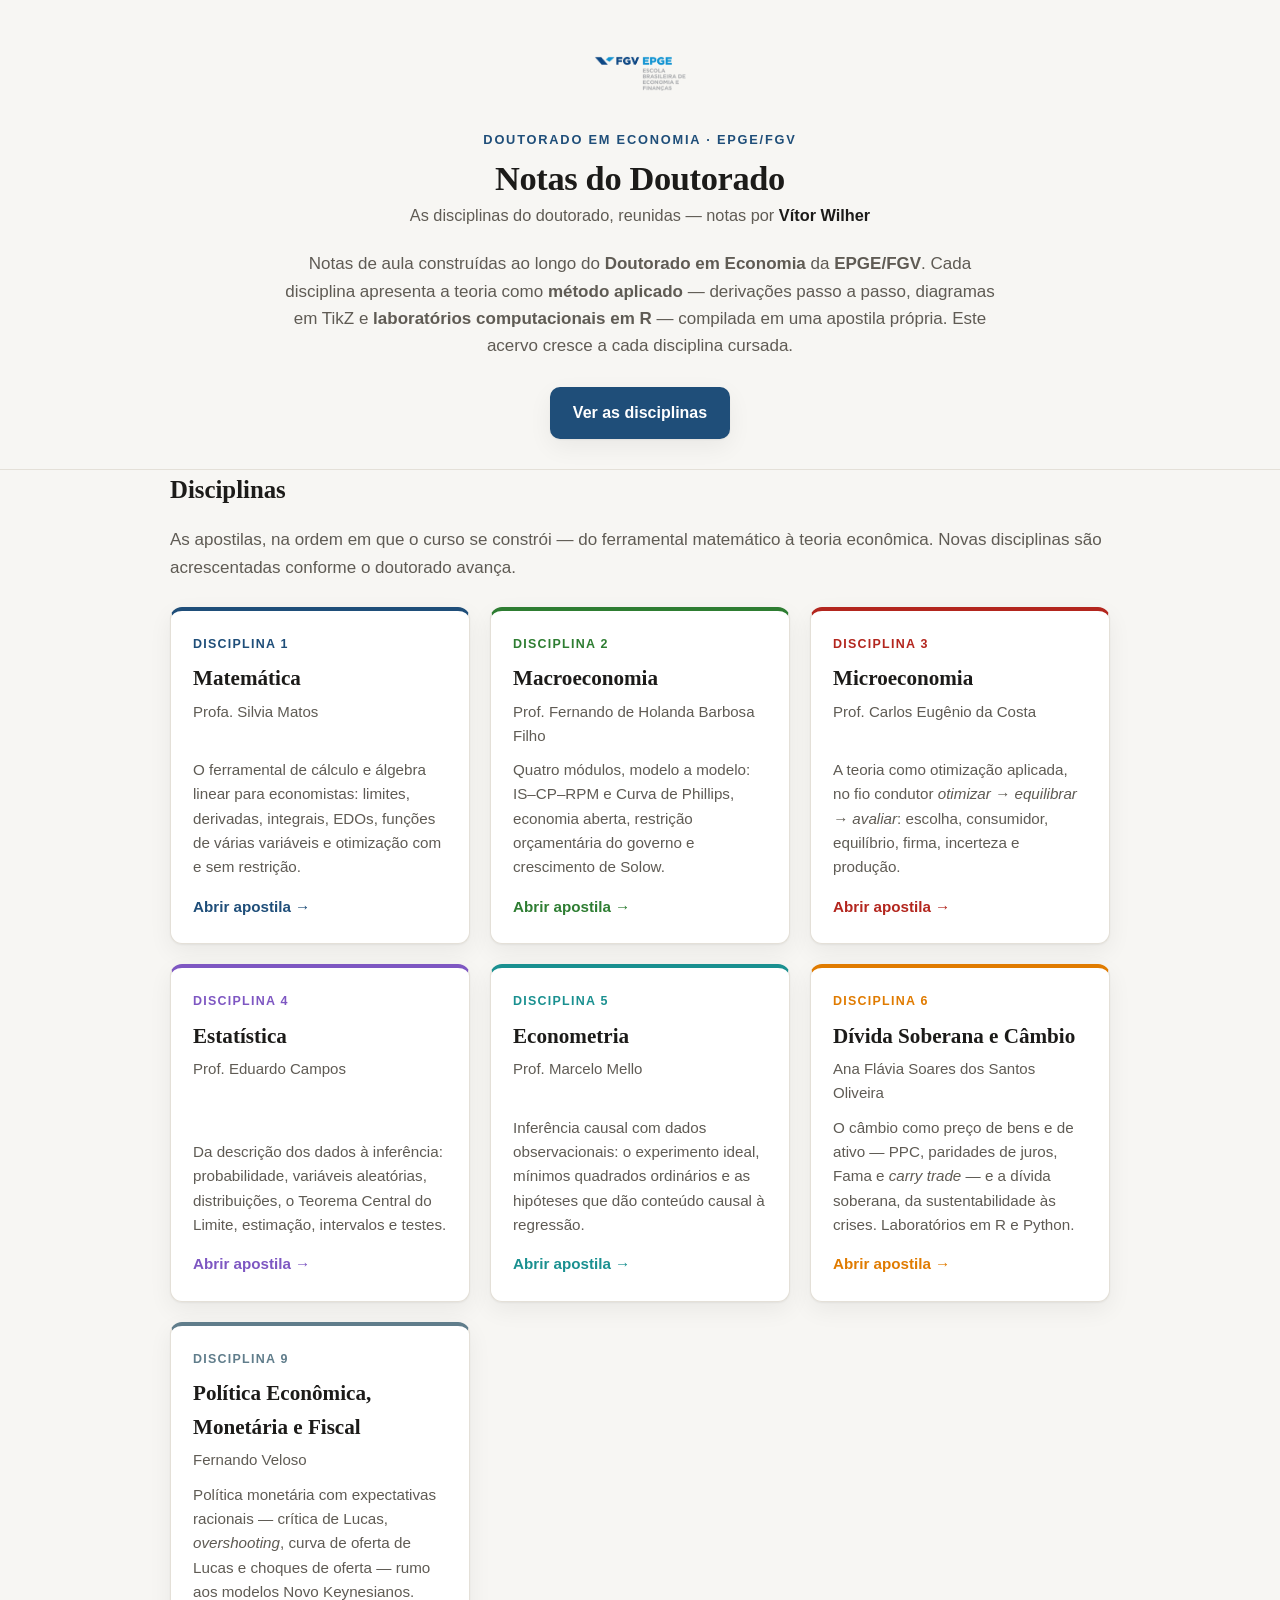
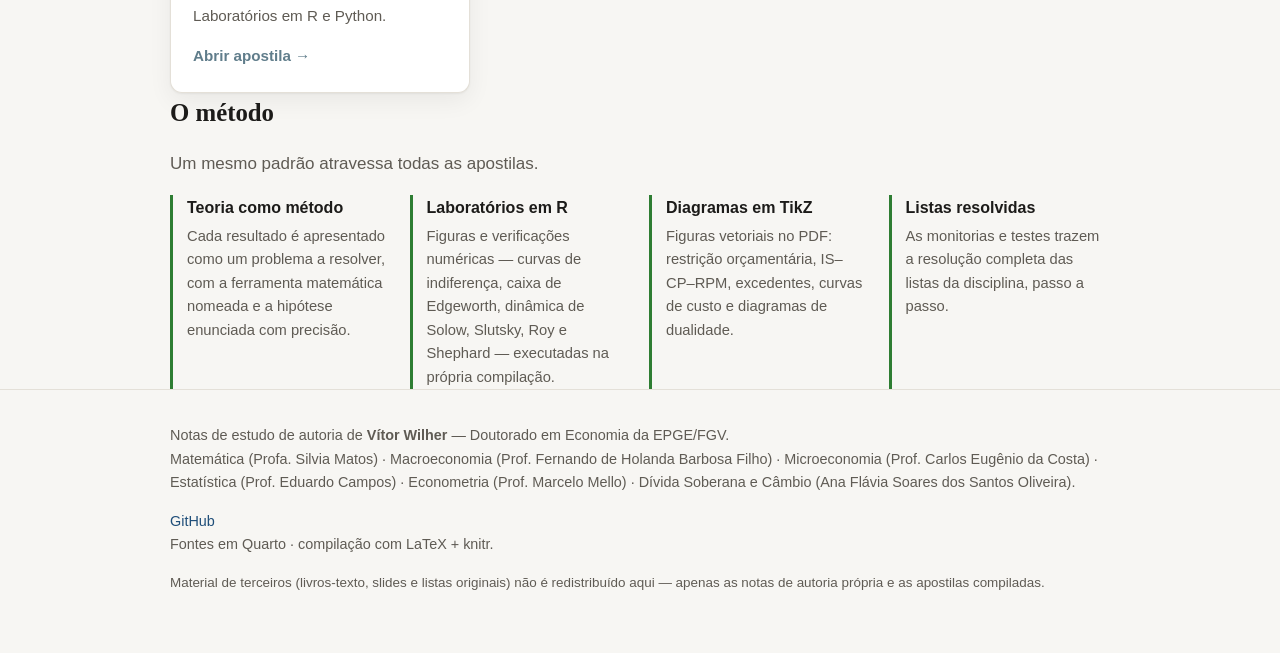
<file: docs/index.html>
<!doctype html>
<html lang="pt-BR">
<head>
<meta charset="utf-8">
<meta name="viewport" content="width=device-width, initial-scale=1">
<title>Notas do Doutorado em Economia · EPGE/FGV</title>
<meta name="description" content="Notas de aula do Doutorado em Economia da EPGE/FGV, reunidas disciplina a disciplina: Matemática (Profa. Silvia Matos), Macroeconomia (Prof. Fernando de Holanda Barbosa Filho), Microeconomia (Prof. Carlos Eugênio da Costa), Estatística (Prof. Eduardo Campos), Econometria (Prof. Marcelo Mello) Dívida Soberana e Câmbio (Ana Flávia Soares dos Santos Oliveira) e Política Econômica, Monetária e Fiscal (Prof. Fernando Veloso). Notas por Vítor Wilher, com laboratórios em R e Python.">
<link rel="stylesheet" href="assets/styles.css">
</head>
<body>
<header>
  <div class="wrap">
    <img class="logo" src="assets/epge.png" alt="EPGE/FGV">
    <p class="eyebrow">Doutorado em Economia · EPGE/FGV</p>
    <h1>Notas do Doutorado</h1>
    <p class="sub">As disciplinas do doutorado, reunidas — notas por <strong>Vítor Wilher</strong></p>
    <p class="lead">Notas de aula construídas ao longo do <strong>Doutorado em Economia</strong>
      da <strong>EPGE/FGV</strong>. Cada disciplina apresenta a teoria como <strong>método aplicado</strong> —
      derivações passo a passo, diagramas em TikZ e <strong>laboratórios computacionais em R</strong> —
      compilada em uma apostila própria. Este acervo cresce a cada disciplina cursada.</p>
    <div class="cta">
      <a class="btn primary" href="#disciplinas">Ver as disciplinas</a>
    </div>
  </div>
</header>

<section class="wrap" id="disciplinas">
  <h2>Disciplinas</h2>
  <p class="muted">As apostilas, na ordem em que o curso se constrói — do ferramental matemático à teoria econômica. Novas disciplinas são acrescentadas conforme o doutorado avança.</p>
  <div class="disciplinas">

    <a class="disc mat" href="matematica/">
      <div class="n">Disciplina 1</div>
      <h3>Matemática</h3>
      <p class="prof">Profa. Silvia Matos</p>
      <p>O ferramental de cálculo e álgebra linear para economistas: limites, derivadas,
         integrais, EDOs, funções de várias variáveis e otimização com e sem restrição.</p>
      <span class="go">Abrir apostila →</span>
    </a>

    <a class="disc macro" href="macroeconomia/">
      <div class="n">Disciplina 2</div>
      <h3>Macroeconomia</h3>
      <p class="prof">Prof. Fernando de Holanda Barbosa Filho</p>
      <p>Quatro módulos, modelo a modelo: IS–CP–RPM e Curva de Phillips, economia aberta,
         restrição orçamentária do governo e crescimento de Solow.</p>
      <span class="go">Abrir apostila →</span>
    </a>

    <a class="disc micro" href="microeconomia/">
      <div class="n">Disciplina 3</div>
      <h3>Microeconomia</h3>
      <p class="prof">Prof. Carlos Eugênio da Costa</p>
      <p>A teoria como otimização aplicada, no fio condutor <em>otimizar → equilibrar → avaliar</em>:
         escolha, consumidor, equilíbrio, firma, incerteza e produção.</p>
      <span class="go">Abrir apostila →</span>
    </a>

    <a class="disc est" href="estatistica/">
      <div class="n">Disciplina 4</div>
      <h3>Estatística</h3>
      <p class="prof">Prof. Eduardo Campos</p>
      <p>Da descrição dos dados à inferência: probabilidade, variáveis aleatórias,
         distribuições, o Teorema Central do Limite, estimação, intervalos e testes.</p>
      <span class="go">Abrir apostila →</span>
    </a>

    <a class="disc econ" href="econometria/">
      <div class="n">Disciplina 5</div>
      <h3>Econometria</h3>
      <p class="prof">Prof. Marcelo Mello</p>
      <p>Inferência causal com dados observacionais: o experimento ideal, mínimos
         quadrados ordinários e as hipóteses que dão conteúdo causal à regressão.</p>
      <span class="go">Abrir apostila →</span>
    </a>

    <a class="disc camb" href="divida-cambio/">
      <div class="n">Disciplina 6</div>
      <h3>Dívida Soberana e Câmbio</h3>
      <p class="prof">Ana Flávia Soares dos Santos Oliveira</p>
      <p>O câmbio como preço de bens e de ativo — PPC, paridades de juros, Fama e <em>carry trade</em> —
         e a dívida soberana, da sustentabilidade às crises. Laboratórios em R e Python.</p>
      <span class="go">Abrir apostila →</span>
    </a>

    <a class="disc pol" href="politica-economica/">
      <div class="n">Disciplina 9</div>
      <h3>Política Econômica, Monetária e Fiscal</h3>
      <p class="prof">Fernando Veloso</p>
      <p>Política monetária com expectativas racionais — crítica de Lucas, <em>overshooting</em>,
         curva de oferta de Lucas e choques de oferta — rumo aos modelos Novo Keynesianos. Laboratórios em R e Python.</p>
      <span class="go">Abrir apostila →</span>
    </a>

  </div>
</section>

<section class="wrap">
  <h2>O método</h2>
  <p class="muted">Um mesmo padrão atravessa todas as apostilas.</p>
  <div class="feat">
    <div><h4>Teoria como método</h4><p>Cada resultado é apresentado como um problema a resolver, com a ferramenta matemática nomeada e a hipótese enunciada com precisão.</p></div>
    <div><h4>Laboratórios em R</h4><p>Figuras e verificações numéricas — curvas de indiferença, caixa de Edgeworth, dinâmica de Solow, Slutsky, Roy e Shephard — executadas na própria compilação.</p></div>
    <div><h4>Diagramas em TikZ</h4><p>Figuras vetoriais no PDF: restrição orçamentária, IS–CP–RPM, excedentes, curvas de custo e diagramas de dualidade.</p></div>
    <div><h4>Listas resolvidas</h4><p>As monitorias e testes trazem a resolução completa das listas da disciplina, passo a passo.</p></div>
  </div>
</section>

<footer>
  <div class="wrap row">
    <div>
      <div>Notas de estudo de autoria de <strong>Vítor Wilher</strong> — Doutorado em Economia da EPGE/FGV.</div>
      <div class="muted">Matemática (Profa. Silvia Matos) · Macroeconomia (Prof. Fernando de Holanda Barbosa Filho) · Microeconomia (Prof. Carlos Eugênio da Costa) · Estatística (Prof. Eduardo Campos) · Econometria (Prof. Marcelo Mello) · Dívida Soberana e Câmbio (Ana Flávia Soares dos Santos Oliveira).</div>
    </div>
    <div>
      <div><a href="https://github.com/vitorwilher">GitHub</a></div>
      <div class="muted">Fontes em Quarto · compilação com LaTeX + knitr.</div>
    </div>
  </div>
  <div class="wrap muted" style="margin-top:16px;font-size:.84rem">
    Material de terceiros (livros-texto, slides e listas originais) não é redistribuído aqui — apenas as notas de autoria própria e as apostilas compiladas.
  </div>
</footer>
</body>
</html>
</file>
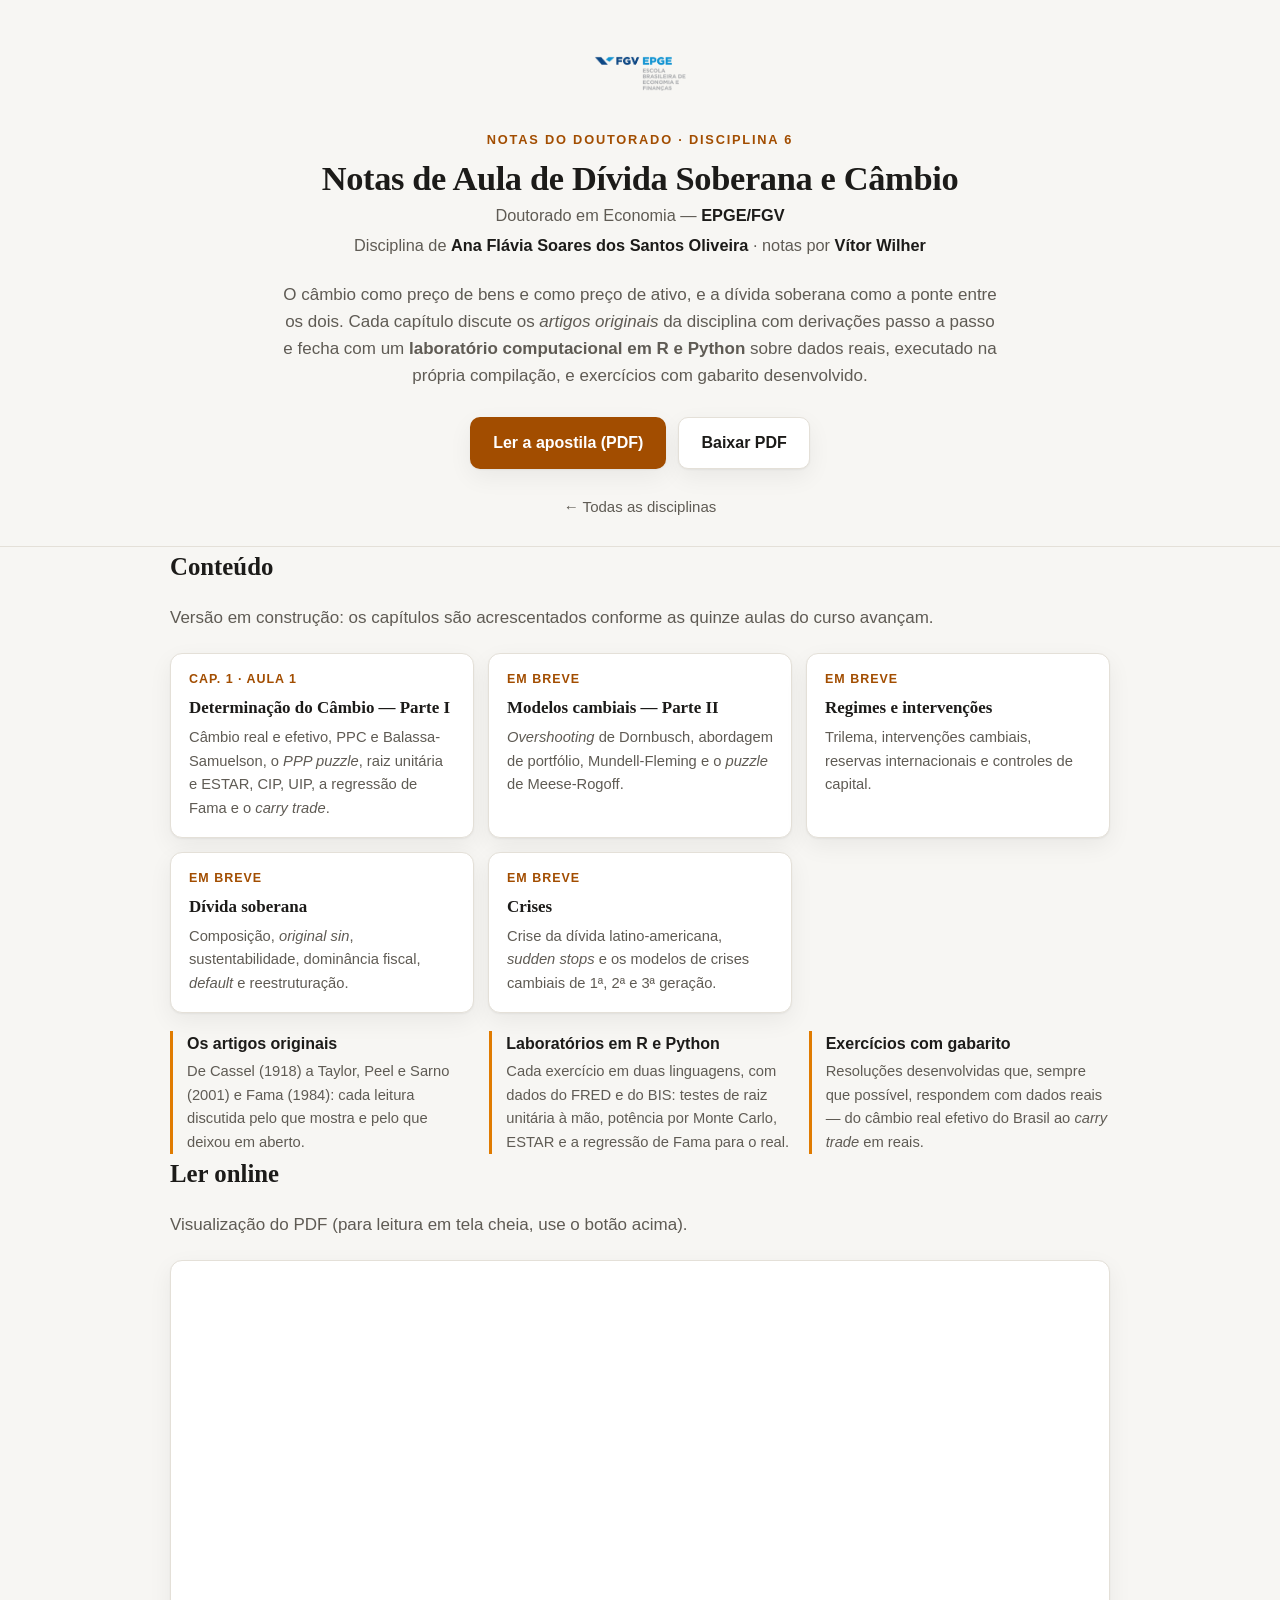
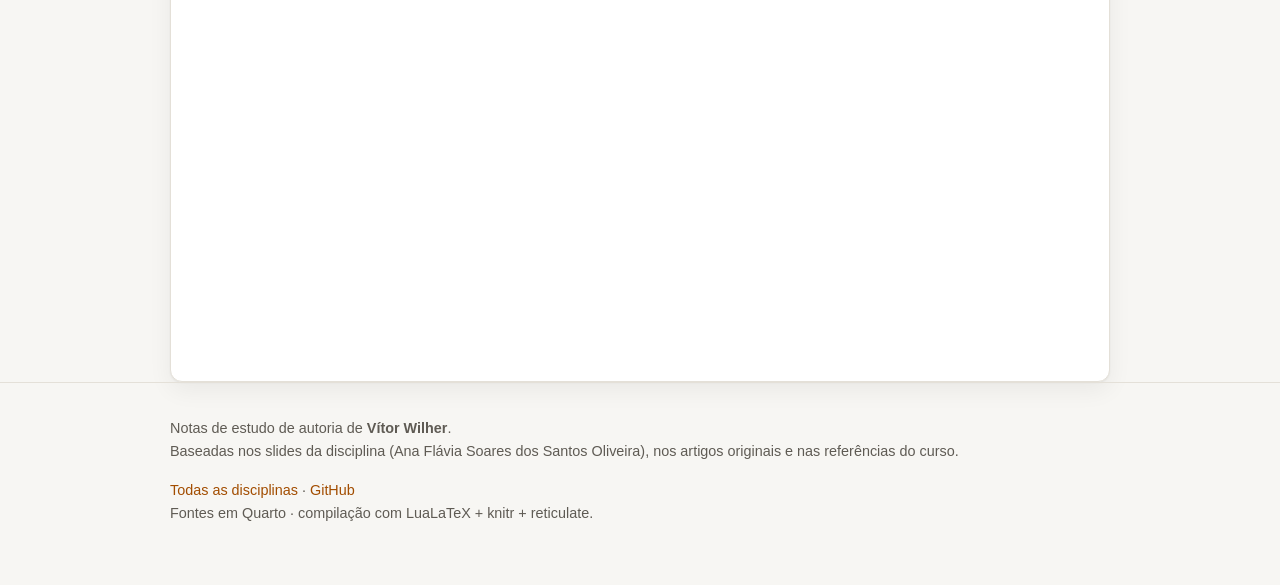
<file: docs/divida-cambio/index.html>
<!doctype html>
<html lang="pt-BR">
<head>
<meta charset="utf-8">
<meta name="viewport" content="width=device-width, initial-scale=1">
<title>Notas de Dívida Soberana e Câmbio — Doutorado em Economia · EPGE/FGV</title>
<meta name="description" content="Notas de Aula de Dívida Soberana e Câmbio para o Doutorado em Economia (EPGE/FGV), disciplina de Ana Flávia Soares dos Santos Oliveira. Notas por Vítor Wilher, com laboratórios em R e Python.">
<link rel="stylesheet" href="../assets/styles.css">
</head>
<body class="camb">
<header>
  <div class="wrap">
    <img class="logo" src="../assets/epge.png" alt="EPGE/FGV">
    <p class="eyebrow">Notas do Doutorado · Disciplina 6</p>
    <h1>Notas de Aula de Dívida Soberana e Câmbio</h1>
    <p class="sub">Doutorado em Economia — <strong>EPGE/FGV</strong></p>
    <p class="sub">Disciplina de <strong>Ana Flávia Soares dos Santos Oliveira</strong> · notas por <strong>Vítor Wilher</strong></p>
    <p class="lead">O câmbio como preço de bens e como preço de ativo, e a dívida soberana como a
      ponte entre os dois. Cada capítulo discute os <em>artigos originais</em> da disciplina com
      derivações passo a passo e fecha com um <strong>laboratório computacional em R e Python</strong>
      sobre dados reais, executado na própria compilação, e exercícios com gabarito desenvolvido.</p>
    <div class="cta">
      <a class="btn primary" href="apostila.pdf">Ler a apostila (PDF)</a>
      <a class="btn" href="apostila.pdf" download="Notas_Divida_Soberana_Cambio_EPGE.pdf">Baixar PDF</a>
    </div>
    <a class="back" href="../">← Todas as disciplinas</a>
  </div>
</header>

<section class="wrap">
  <h2>Conteúdo</h2>
  <p class="muted">Versão em construção: os capítulos são acrescentados conforme as quinze aulas do curso avançam.</p>
  <div class="grid">
    <div class="card"><div class="n">Cap. 1 · Aula 1</div><h3>Determinação do Câmbio — Parte I</h3><p>Câmbio real e efetivo, PPC e Balassa-Samuelson, o <em>PPP puzzle</em>, raiz unitária e ESTAR, CIP, UIP, a regressão de Fama e o <em>carry trade</em>.</p></div>
    <div class="card"><div class="n">Em breve</div><h3>Modelos cambiais — Parte II</h3><p><em>Overshooting</em> de Dornbusch, abordagem de portfólio, Mundell-Fleming e o <em>puzzle</em> de Meese-Rogoff.</p></div>
    <div class="card"><div class="n">Em breve</div><h3>Regimes e intervenções</h3><p>Trilema, intervenções cambiais, reservas internacionais e controles de capital.</p></div>
    <div class="card"><div class="n">Em breve</div><h3>Dívida soberana</h3><p>Composição, <em>original sin</em>, sustentabilidade, dominância fiscal, <em>default</em> e reestruturação.</p></div>
    <div class="card"><div class="n">Em breve</div><h3>Crises</h3><p>Crise da dívida latino-americana, <em>sudden stops</em> e os modelos de crises cambiais de 1ª, 2ª e 3ª geração.</p></div>
  </div>

  <div class="feat">
    <div><h4>Os artigos originais</h4><p>De Cassel (1918) a Taylor, Peel e Sarno (2001) e Fama (1984): cada leitura discutida pelo que mostra e pelo que deixou em aberto.</p></div>
    <div><h4>Laboratórios em R e Python</h4><p>Cada exercício em duas linguagens, com dados do FRED e do BIS: testes de raiz unitária à mão, potência por Monte Carlo, ESTAR e a regressão de Fama para o real.</p></div>
    <div><h4>Exercícios com gabarito</h4><p>Resoluções desenvolvidas que, sempre que possível, respondem com dados reais — do câmbio real efetivo do Brasil ao <em>carry trade</em> em reais.</p></div>
  </div>
</section>

<section class="wrap">
  <h2>Ler online</h2>
  <p class="muted">Visualização do PDF (para leitura em tela cheia, use o botão acima).</p>
  <div class="viewer">
    <object data="apostila.pdf" type="application/pdf">
      <iframe src="apostila.pdf" title="Apostila de Dívida Soberana e Câmbio"></iframe>
      <p class="fallback">Seu navegador não exibe PDFs embutidos. <a href="apostila.pdf">Abrir a apostila</a>.</p>
    </object>
  </div>
</section>

<footer>
  <div class="wrap row">
    <div>
      <div>Notas de estudo de autoria de <strong>Vítor Wilher</strong>.</div>
      <div class="muted">Baseadas nos slides da disciplina (Ana Flávia Soares dos Santos Oliveira), nos artigos originais e nas referências do curso.</div>
    </div>
    <div>
      <div><a href="../">Todas as disciplinas</a> · <a href="https://github.com/vitorwilher">GitHub</a></div>
      <div class="muted">Fontes em Quarto · compilação com LuaLaTeX + knitr + reticulate.</div>
    </div>
  </div>
</footer>
</body>
</html>
</file>
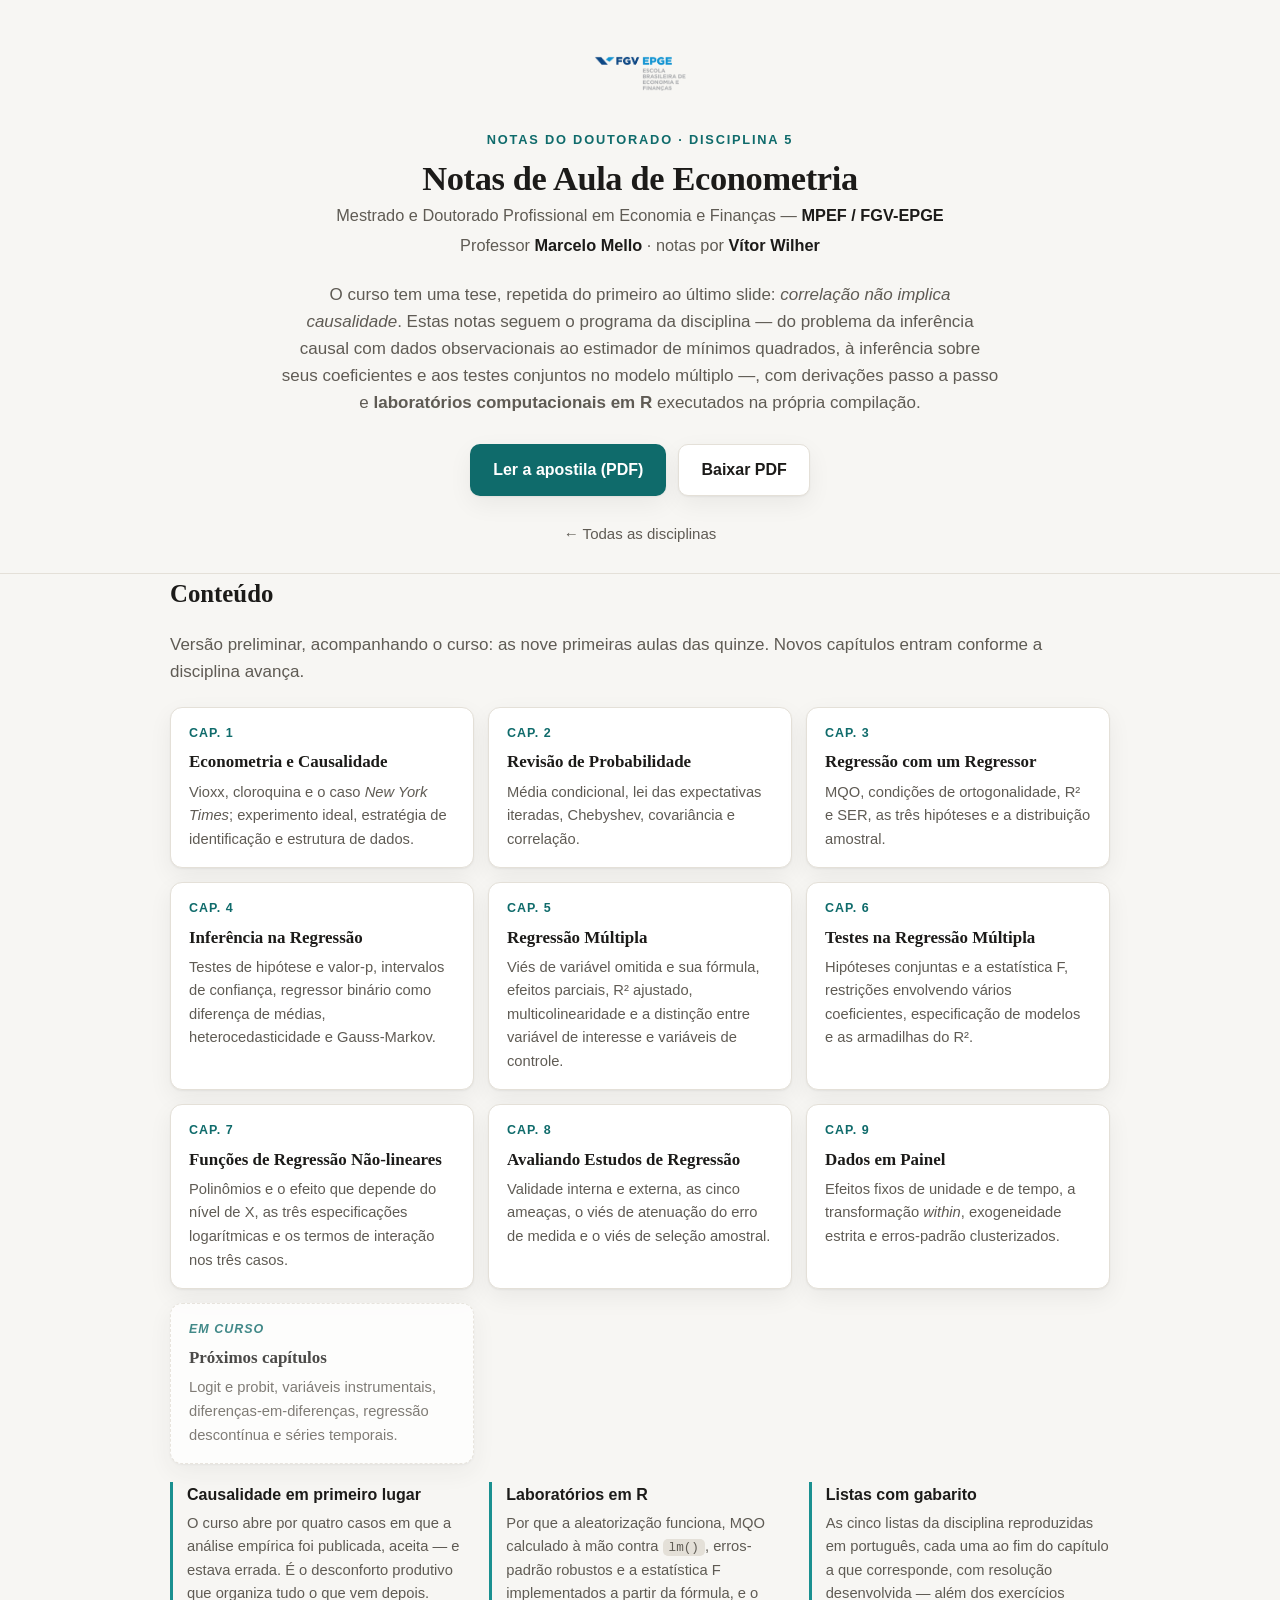
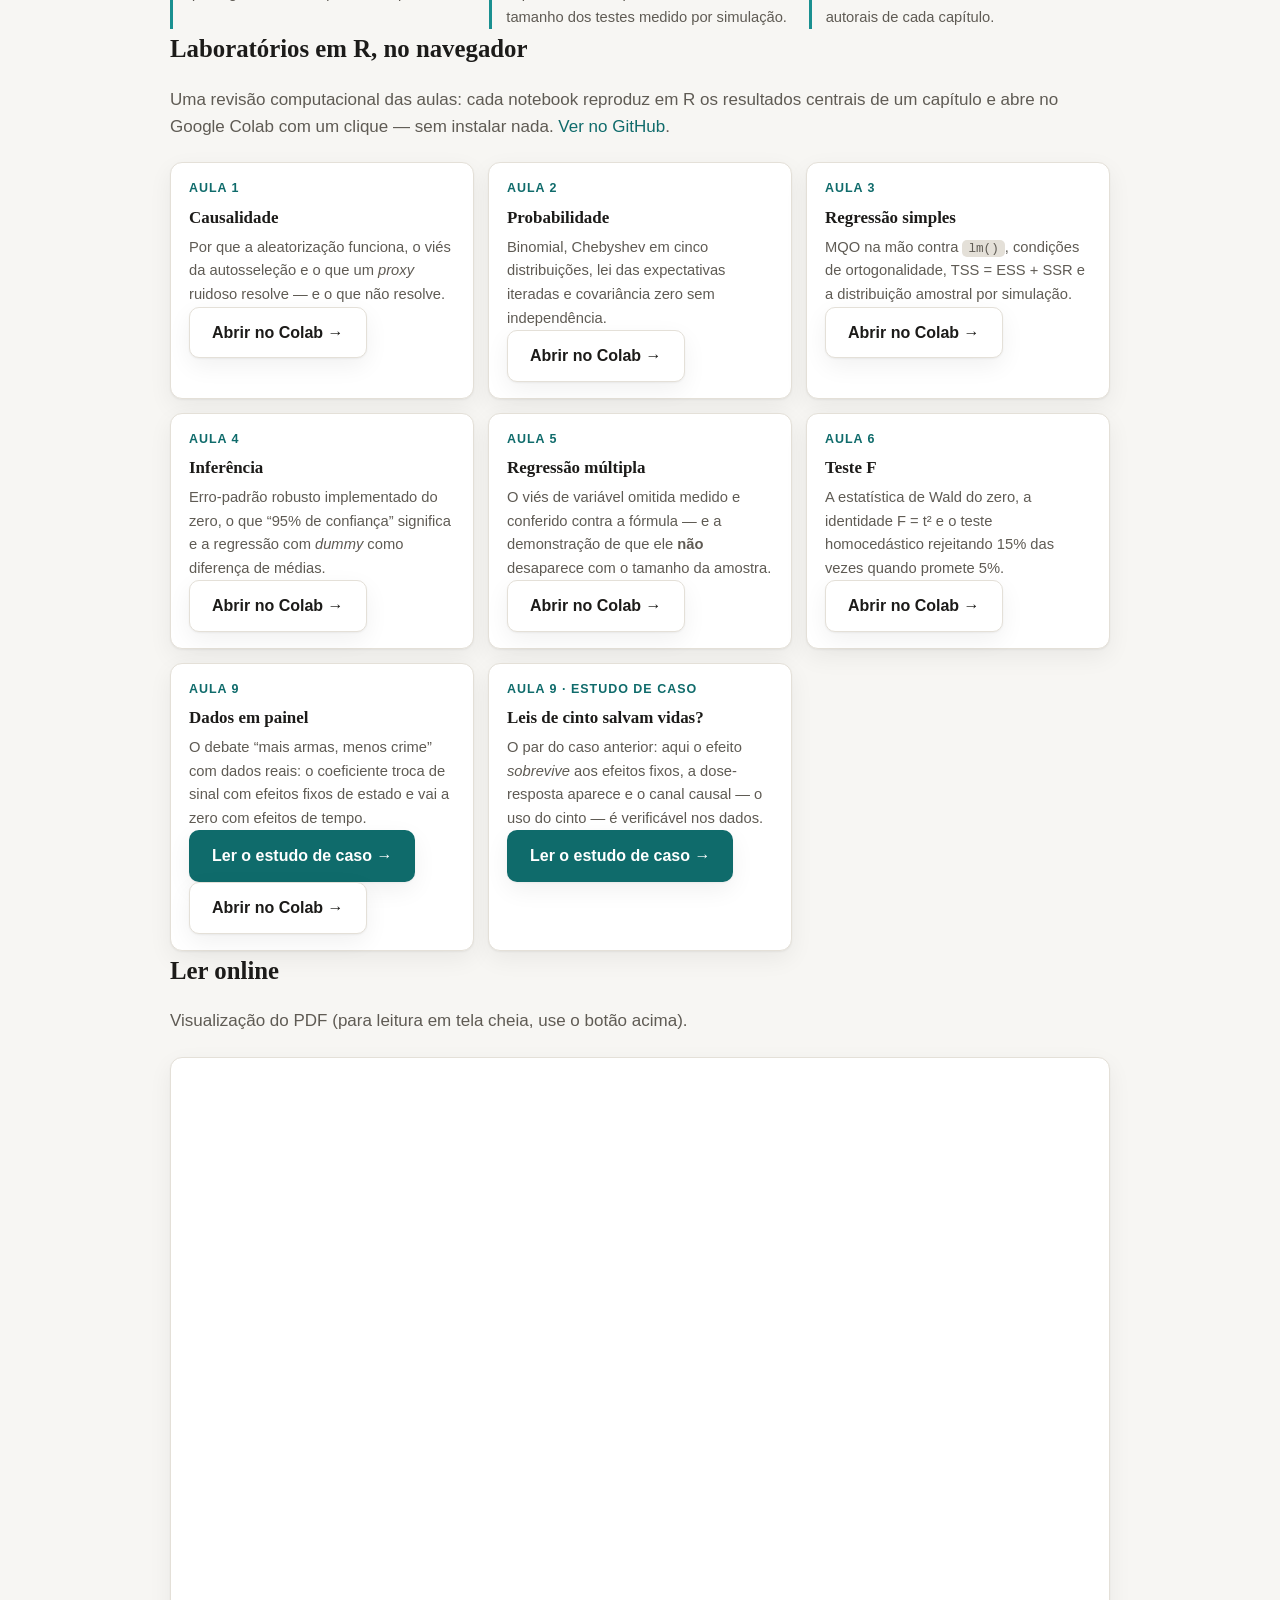
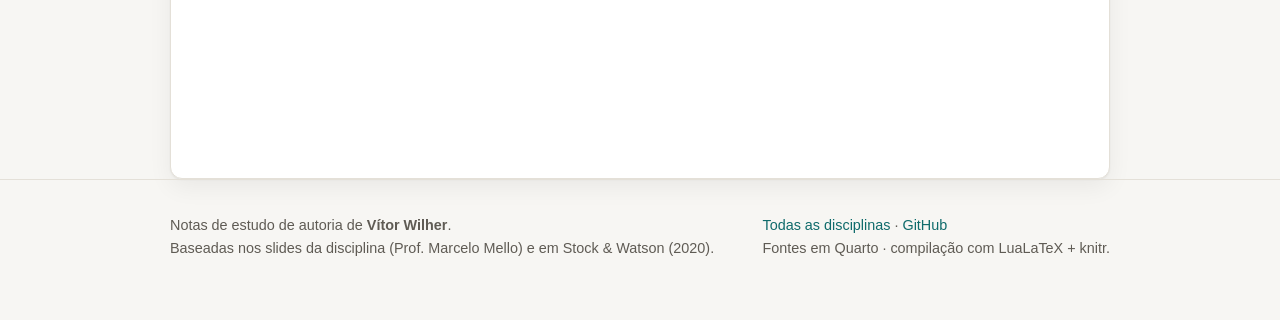
<file: docs/econometria/index.html>
<!doctype html>
<html lang="pt-BR">
<head>
<meta charset="utf-8">
<meta name="viewport" content="width=device-width, initial-scale=1">
<title>Notas de Econometria — MPEF · FGV/EPGE</title>
<meta name="description" content="Notas de Aula de Econometria para o Mestrado e Doutorado Profissional em Economia e Finanças (MPEF, FGV/EPGE), Prof. Marcelo Mello. Notas por Vítor Wilher, com laboratórios em R.">
<link rel="stylesheet" href="../assets/styles.css">
</head>
<body class="econ">
<header>
  <div class="wrap">
    <img class="logo" src="../assets/epge.png" alt="EPGE/FGV">
    <p class="eyebrow">Notas do Doutorado · Disciplina 5</p>
    <h1>Notas de Aula de Econometria</h1>
    <p class="sub">Mestrado e Doutorado Profissional em Economia e Finanças — <strong>MPEF / FGV-EPGE</strong></p>
    <p class="sub">Professor <strong>Marcelo Mello</strong> · notas por <strong>Vítor Wilher</strong></p>
    <p class="lead">O curso tem uma tese, repetida do primeiro ao último slide:
      <em>correlação não implica causalidade</em>. Estas notas seguem o programa da disciplina
      — do problema da inferência causal com dados observacionais ao estimador de mínimos
      quadrados, à inferência sobre seus coeficientes e aos testes conjuntos no modelo
      múltiplo —, com derivações passo a passo e
      <strong>laboratórios computacionais em R</strong> executados na própria compilação.</p>
    <div class="cta">
      <a class="btn primary" href="apostila.pdf">Ler a apostila (PDF)</a>
      <a class="btn" href="apostila.pdf" download="Notas_Econometria_MPEF.pdf">Baixar PDF</a>
    </div>
    <a class="back" href="../">← Todas as disciplinas</a>
  </div>
</header>

<section class="wrap">
  <h2>Conteúdo</h2>
  <p class="muted">Versão preliminar, acompanhando o curso: as nove primeiras aulas das quinze. Novos capítulos entram conforme a disciplina avança.</p>
  <div class="grid">
    <div class="card"><div class="n">Cap. 1</div><h3>Econometria e Causalidade</h3><p>Vioxx, cloroquina e o caso <em>New York Times</em>; experimento ideal, estratégia de identificação e estrutura de dados.</p></div>
    <div class="card"><div class="n">Cap. 2</div><h3>Revisão de Probabilidade</h3><p>Média condicional, lei das expectativas iteradas, Chebyshev, covariância e correlação.</p></div>
    <div class="card"><div class="n">Cap. 3</div><h3>Regressão com um Regressor</h3><p>MQO, condições de ortogonalidade, R² e SER, as três hipóteses e a distribuição amostral.</p></div>
    <div class="card"><div class="n">Cap. 4</div><h3>Inferência na Regressão</h3><p>Testes de hipótese e valor-p, intervalos de confiança, regressor binário como diferença de médias, heterocedasticidade e Gauss-Markov.</p></div>
    <div class="card"><div class="n">Cap. 5</div><h3>Regressão Múltipla</h3><p>Viés de variável omitida e sua fórmula, efeitos parciais, R² ajustado, multicolinearidade e a distinção entre variável de interesse e variáveis de controle.</p></div>
    <div class="card"><div class="n">Cap. 6</div><h3>Testes na Regressão Múltipla</h3><p>Hipóteses conjuntas e a estatística F, restrições envolvendo vários coeficientes, especificação de modelos e as armadilhas do R².</p></div>
    <div class="card"><div class="n">Cap. 7</div><h3>Funções de Regressão Não-lineares</h3><p>Polinômios e o efeito que depende do nível de X, as três especificações logarítmicas e os termos de interação nos três casos.</p></div>
    <div class="card"><div class="n">Cap. 8</div><h3>Avaliando Estudos de Regressão</h3><p>Validade interna e externa, as cinco ameaças, o viés de atenuação do erro de medida e o viés de seleção amostral.</p></div>
    <div class="card"><div class="n">Cap. 9</div><h3>Dados em Painel</h3><p>Efeitos fixos de unidade e de tempo, a transformação <em>within</em>, exogeneidade estrita e erros-padrão clusterizados.</p></div>
    <div class="card em-curso"><div class="n">Em curso</div><h3>Próximos capítulos</h3><p>Logit e probit, variáveis instrumentais, diferenças-em-diferenças, regressão descontínua e séries temporais.</p></div>
  </div>

  <div class="feat">
    <div><h4>Causalidade em primeiro lugar</h4><p>O curso abre por quatro casos em que a análise empírica foi publicada, aceita — e estava errada. É o desconforto produtivo que organiza tudo o que vem depois.</p></div>
    <div><h4>Laboratórios em R</h4><p>Por que a aleatorização funciona, MQO calculado à mão contra <code>lm()</code>, erros-padrão robustos e a estatística F implementados a partir da fórmula, e o tamanho dos testes medido por simulação.</p></div>
    <div><h4>Listas com gabarito</h4><p>As cinco listas da disciplina reproduzidas em português, cada uma ao fim do capítulo a que corresponde, com resolução desenvolvida — além dos exercícios autorais de cada capítulo.</p></div>
  </div>
</section>

<section class="wrap">
  <h2>Laboratórios em R, no navegador</h2>
  <p class="muted">Uma revisão computacional das aulas: cada notebook reproduz em R os resultados centrais de um capítulo e abre no Google Colab com um clique — sem instalar nada. <a href="https://github.com/vitorwilher/doutorado-epge/tree/main/labs/econometria">Ver no GitHub</a>.</p>
  <div class="grid">
    <div class="card"><div class="n">Aula 1</div><h3>Causalidade</h3><p>Por que a aleatorização funciona, o viés da autosseleção e o que um <em>proxy</em> ruidoso resolve — e o que não resolve.</p><p><a class="btn" href="https://colab.research.google.com/github/vitorwilher/doutorado-epge/blob/main/labs/econometria/01-causalidade.ipynb">Abrir no Colab →</a></p></div>
    <div class="card"><div class="n">Aula 2</div><h3>Probabilidade</h3><p>Binomial, Chebyshev em cinco distribuições, lei das expectativas iteradas e covariância zero sem independência.</p><p><a class="btn" href="https://colab.research.google.com/github/vitorwilher/doutorado-epge/blob/main/labs/econometria/02-probabilidade.ipynb">Abrir no Colab →</a></p></div>
    <div class="card"><div class="n">Aula 3</div><h3>Regressão simples</h3><p>MQO na mão contra <code>lm()</code>, condições de ortogonalidade, TSS = ESS + SSR e a distribuição amostral por simulação.</p><p><a class="btn" href="https://colab.research.google.com/github/vitorwilher/doutorado-epge/blob/main/labs/econometria/03-regressao-simples.ipynb">Abrir no Colab →</a></p></div>
    <div class="card"><div class="n">Aula 4</div><h3>Inferência</h3><p>Erro-padrão robusto implementado do zero, o que “95% de confiança” significa e a regressão com <em>dummy</em> como diferença de médias.</p><p><a class="btn" href="https://colab.research.google.com/github/vitorwilher/doutorado-epge/blob/main/labs/econometria/04-inferencia.ipynb">Abrir no Colab →</a></p></div>
    <div class="card"><div class="n">Aula 5</div><h3>Regressão múltipla</h3><p>O viés de variável omitida medido e conferido contra a fórmula — e a demonstração de que ele <strong>não</strong> desaparece com o tamanho da amostra.</p><p><a class="btn" href="https://colab.research.google.com/github/vitorwilher/doutorado-epge/blob/main/labs/econometria/05-regressao-multipla.ipynb">Abrir no Colab →</a></p></div>
    <div class="card"><div class="n">Aula 6</div><h3>Teste F</h3><p>A estatística de Wald do zero, a identidade F = t² e o teste homocedástico rejeitando 15% das vezes quando promete 5%.</p><p><a class="btn" href="https://colab.research.google.com/github/vitorwilher/doutorado-epge/blob/main/labs/econometria/06-teste-f.ipynb">Abrir no Colab →</a></p></div>
    <div class="card"><div class="n">Aula 9</div><h3>Dados em painel</h3><p>O debate “mais armas, menos crime” com dados reais: o coeficiente troca de sinal com efeitos fixos de estado e vai a zero com efeitos de tempo.</p><p><a class="btn primary" href="mais-armas-menos-crime/">Ler o estudo de caso →</a> <a class="btn" href="https://colab.research.google.com/github/vitorwilher/doutorado-epge/blob/main/labs/econometria/07-dados-painel.ipynb">Abrir no Colab →</a></p></div>
    <div class="card"><div class="n">Aula 9 · estudo de caso</div><h3>Leis de cinto salvam vidas?</h3><p>O par do caso anterior: aqui o efeito <em>sobrevive</em> aos efeitos fixos, a dose-resposta aparece e o canal causal — o uso do cinto — é verificável nos dados.</p><p><a class="btn primary" href="cintos-de-seguranca/">Ler o estudo de caso →</a></p></div>
  </div>
</section>

<section class="wrap">
  <h2>Ler online</h2>
  <p class="muted">Visualização do PDF (para leitura em tela cheia, use o botão acima).</p>
  <div class="viewer">
    <object data="apostila.pdf" type="application/pdf">
      <iframe src="apostila.pdf" title="Apostila de Econometria"></iframe>
      <p class="fallback">Seu navegador não exibe PDFs embutidos. <a href="apostila.pdf">Abrir a apostila</a>.</p>
    </object>
  </div>
</section>

<footer>
  <div class="wrap row">
    <div>
      <div>Notas de estudo de autoria de <strong>Vítor Wilher</strong>.</div>
      <div class="muted">Baseadas nos slides da disciplina (Prof. Marcelo Mello) e em Stock &amp; Watson (2020).</div>
    </div>
    <div>
      <div><a href="../">Todas as disciplinas</a> · <a href="https://github.com/vitorwilher">GitHub</a></div>
      <div class="muted">Fontes em Quarto · compilação com LuaLaTeX + knitr.</div>
    </div>
  </div>
</footer>
</body>
</html>
</file>
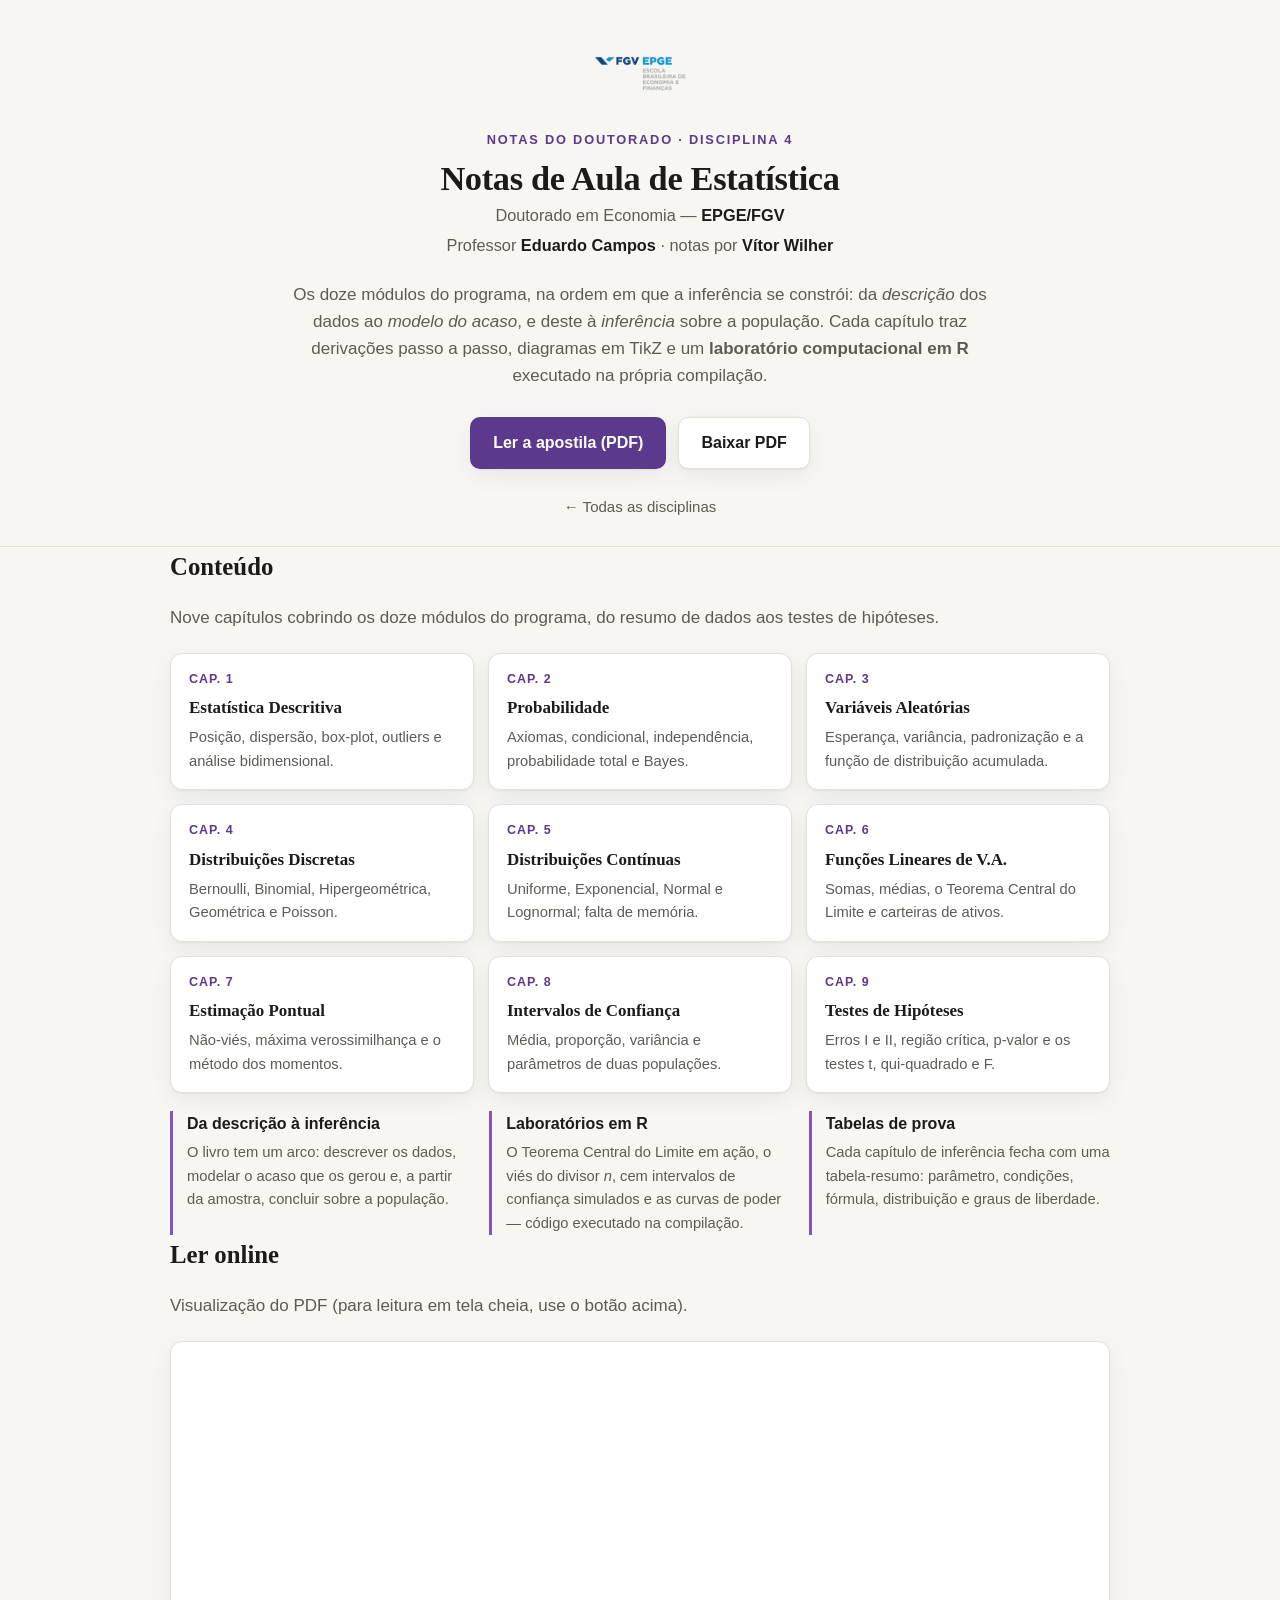
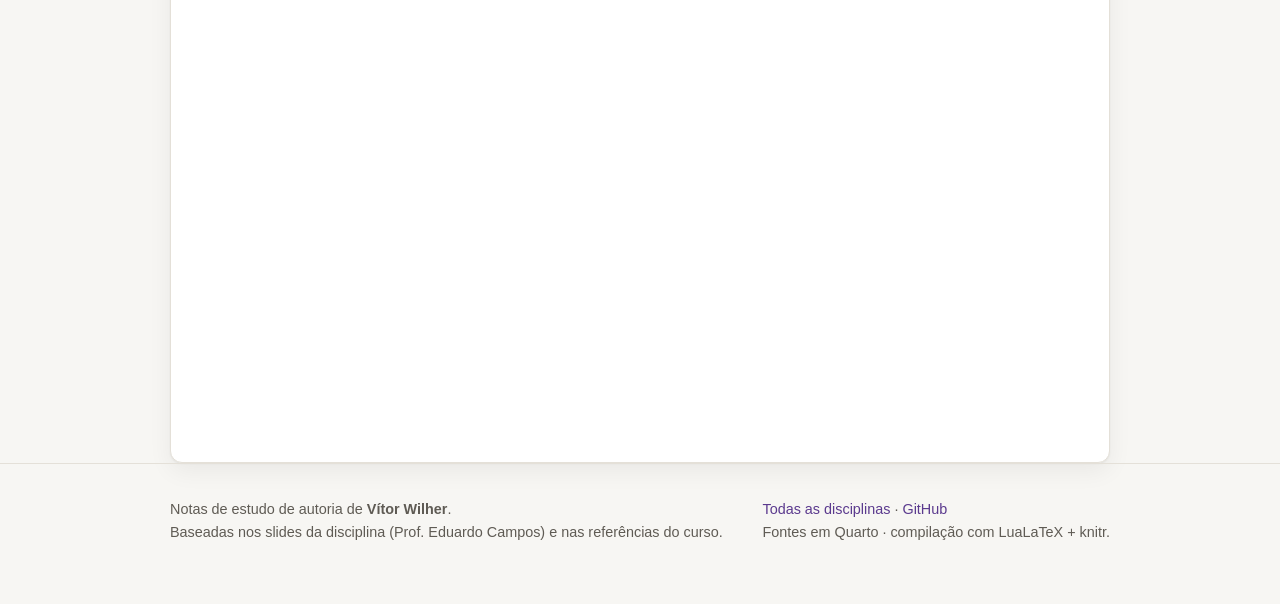
<file: docs/estatistica/index.html>
<!doctype html>
<html lang="pt-BR">
<head>
<meta charset="utf-8">
<meta name="viewport" content="width=device-width, initial-scale=1">
<title>Notas de Estatística — Doutorado em Economia · EPGE/FGV</title>
<meta name="description" content="Notas de Aula de Estatística para o Doutorado em Economia (EPGE/FGV), Prof. Eduardo Campos. Notas por Vítor Wilher, com laboratórios em R.">
<link rel="stylesheet" href="../assets/styles.css">
</head>
<body class="est">
<header>
  <div class="wrap">
    <img class="logo" src="../assets/epge.png" alt="EPGE/FGV">
    <p class="eyebrow">Notas do Doutorado · Disciplina 4</p>
    <h1>Notas de Aula de Estatística</h1>
    <p class="sub">Doutorado em Economia — <strong>EPGE/FGV</strong></p>
    <p class="sub">Professor <strong>Eduardo Campos</strong> · notas por <strong>Vítor Wilher</strong></p>
    <p class="lead">Os doze módulos do programa, na ordem em que a inferência se constrói:
      da <em>descrição</em> dos dados ao <em>modelo do acaso</em>, e deste à <em>inferência</em> sobre
      a população. Cada capítulo traz derivações passo a passo, diagramas em TikZ e um
      <strong>laboratório computacional em R</strong> executado na própria compilação.</p>
    <div class="cta">
      <a class="btn primary" href="apostila.pdf">Ler a apostila (PDF)</a>
      <a class="btn" href="apostila.pdf" download="Notas_Estatistica_EPGE.pdf">Baixar PDF</a>
    </div>
    <a class="back" href="../">← Todas as disciplinas</a>
  </div>
</header>

<section class="wrap">
  <h2>Conteúdo</h2>
  <p class="muted">Nove capítulos cobrindo os doze módulos do programa, do resumo de dados aos testes de hipóteses.</p>
  <div class="grid">
    <div class="card"><div class="n">Cap. 1</div><h3>Estatística Descritiva</h3><p>Posição, dispersão, box-plot, outliers e análise bidimensional.</p></div>
    <div class="card"><div class="n">Cap. 2</div><h3>Probabilidade</h3><p>Axiomas, condicional, independência, probabilidade total e Bayes.</p></div>
    <div class="card"><div class="n">Cap. 3</div><h3>Variáveis Aleatórias</h3><p>Esperança, variância, padronização e a função de distribuição acumulada.</p></div>
    <div class="card"><div class="n">Cap. 4</div><h3>Distribuições Discretas</h3><p>Bernoulli, Binomial, Hipergeométrica, Geométrica e Poisson.</p></div>
    <div class="card"><div class="n">Cap. 5</div><h3>Distribuições Contínuas</h3><p>Uniforme, Exponencial, Normal e Lognormal; falta de memória.</p></div>
    <div class="card"><div class="n">Cap. 6</div><h3>Funções Lineares de V.A.</h3><p>Somas, médias, o Teorema Central do Limite e carteiras de ativos.</p></div>
    <div class="card"><div class="n">Cap. 7</div><h3>Estimação Pontual</h3><p>Não-viés, máxima verossimilhança e o método dos momentos.</p></div>
    <div class="card"><div class="n">Cap. 8</div><h3>Intervalos de Confiança</h3><p>Média, proporção, variância e parâmetros de duas populações.</p></div>
    <div class="card"><div class="n">Cap. 9</div><h3>Testes de Hipóteses</h3><p>Erros I e II, região crítica, p-valor e os testes t, qui-quadrado e F.</p></div>
  </div>

  <div class="feat">
    <div><h4>Da descrição à inferência</h4><p>O livro tem um arco: descrever os dados, modelar o acaso que os gerou e, a partir da amostra, concluir sobre a população.</p></div>
    <div><h4>Laboratórios em R</h4><p>O Teorema Central do Limite em ação, o viés do divisor <em>n</em>, cem intervalos de confiança simulados e as curvas de poder — código executado na compilação.</p></div>
    <div><h4>Tabelas de prova</h4><p>Cada capítulo de inferência fecha com uma tabela-resumo: parâmetro, condições, fórmula, distribuição e graus de liberdade.</p></div>
  </div>
</section>

<section class="wrap">
  <h2>Ler online</h2>
  <p class="muted">Visualização do PDF (para leitura em tela cheia, use o botão acima).</p>
  <div class="viewer">
    <object data="apostila.pdf" type="application/pdf">
      <iframe src="apostila.pdf" title="Apostila de Estatística"></iframe>
      <p class="fallback">Seu navegador não exibe PDFs embutidos. <a href="apostila.pdf">Abrir a apostila</a>.</p>
    </object>
  </div>
</section>

<footer>
  <div class="wrap row">
    <div>
      <div>Notas de estudo de autoria de <strong>Vítor Wilher</strong>.</div>
      <div class="muted">Baseadas nos slides da disciplina (Prof. Eduardo Campos) e nas referências do curso.</div>
    </div>
    <div>
      <div><a href="../">Todas as disciplinas</a> · <a href="https://github.com/vitorwilher">GitHub</a></div>
      <div class="muted">Fontes em Quarto · compilação com LuaLaTeX + knitr.</div>
    </div>
  </div>
</footer>
</body>
</html>
</file>
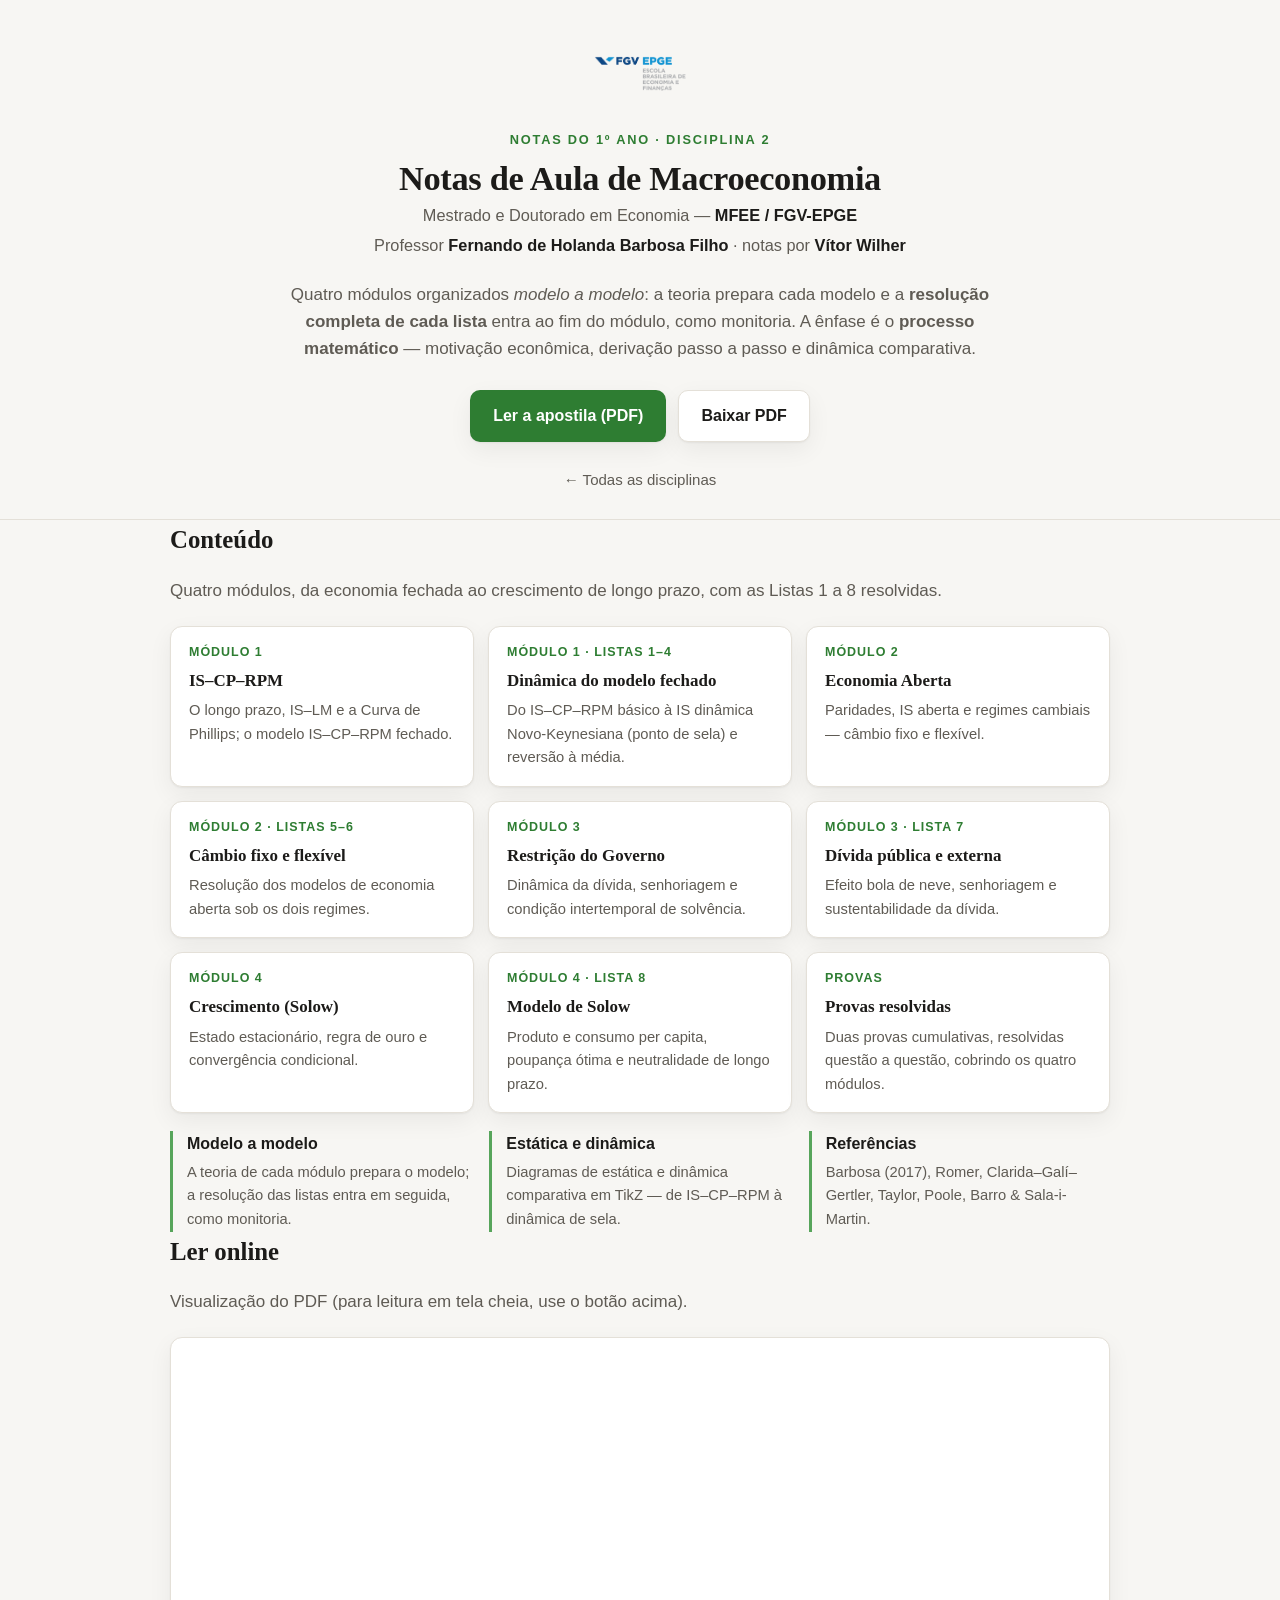
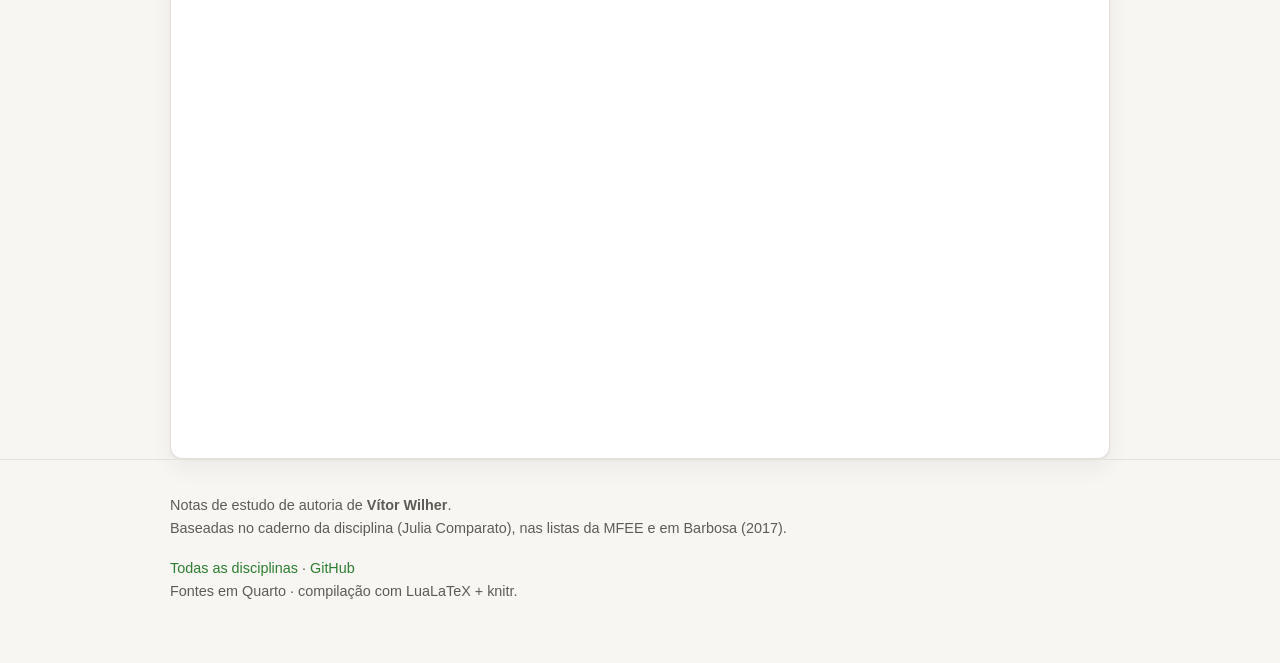
<file: docs/macroeconomia/index.html>
<!doctype html>
<html lang="pt-BR">
<head>
<meta charset="utf-8">
<meta name="viewport" content="width=device-width, initial-scale=1">
<title>Notas de Macroeconomia — Mestrado e Doutorado em Economia · MFEE/FGV-EPGE</title>
<meta name="description" content="Notas de Aula de Macroeconomia para o Mestrado e Doutorado em Economia (MFEE/FGV-EPGE), Prof. Fernando de Holanda Barbosa Filho. Notas por Vítor Wilher, com laboratórios em R.">
<link rel="stylesheet" href="../assets/styles.css">
</head>
<body class="macro">
<header>
  <div class="wrap">
    <img class="logo" src="../assets/epge.png" alt="EPGE/FGV">
    <p class="eyebrow">Notas do 1º ano · Disciplina 2</p>
    <h1>Notas de Aula de Macroeconomia</h1>
    <p class="sub">Mestrado e Doutorado em Economia — <strong>MFEE / FGV-EPGE</strong></p>
    <p class="sub">Professor <strong>Fernando de Holanda Barbosa Filho</strong> · notas por <strong>Vítor Wilher</strong></p>
    <p class="lead">Quatro módulos organizados <em>modelo a modelo</em>: a teoria prepara cada modelo e a
      <strong>resolução completa de cada lista</strong> entra ao fim do módulo, como monitoria. A ênfase
      é o <strong>processo matemático</strong> — motivação econômica, derivação passo a passo e dinâmica comparativa.</p>
    <div class="cta">
      <a class="btn primary" href="apostila.pdf">Ler a apostila (PDF)</a>
      <a class="btn" href="apostila.pdf" download="Notas_Macroeconomia_MFEE.pdf">Baixar PDF</a>
    </div>
    <a class="back" href="../">← Todas as disciplinas</a>
  </div>
</header>

<section class="wrap">
  <h2>Conteúdo</h2>
  <p class="muted">Quatro módulos, da economia fechada ao crescimento de longo prazo, com as Listas 1 a 8 resolvidas.</p>
  <div class="grid">
    <div class="card"><div class="n">Módulo 1</div><h3>IS–CP–RPM</h3><p>O longo prazo, IS–LM e a Curva de Phillips; o modelo IS–CP–RPM fechado.</p></div>
    <div class="card"><div class="n">Módulo 1 · Listas 1–4</div><h3>Dinâmica do modelo fechado</h3><p>Do IS–CP–RPM básico à IS dinâmica Novo-Keynesiana (ponto de sela) e reversão à média.</p></div>
    <div class="card"><div class="n">Módulo 2</div><h3>Economia Aberta</h3><p>Paridades, IS aberta e regimes cambiais — câmbio fixo e flexível.</p></div>
    <div class="card"><div class="n">Módulo 2 · Listas 5–6</div><h3>Câmbio fixo e flexível</h3><p>Resolução dos modelos de economia aberta sob os dois regimes.</p></div>
    <div class="card"><div class="n">Módulo 3</div><h3>Restrição do Governo</h3><p>Dinâmica da dívida, senhoriagem e condição intertemporal de solvência.</p></div>
    <div class="card"><div class="n">Módulo 3 · Lista 7</div><h3>Dívida pública e externa</h3><p>Efeito bola de neve, senhoriagem e sustentabilidade da dívida.</p></div>
    <div class="card"><div class="n">Módulo 4</div><h3>Crescimento (Solow)</h3><p>Estado estacionário, regra de ouro e convergência condicional.</p></div>
    <div class="card"><div class="n">Módulo 4 · Lista 8</div><h3>Modelo de Solow</h3><p>Produto e consumo per capita, poupança ótima e neutralidade de longo prazo.</p></div>
    <div class="card"><div class="n">Provas</div><h3>Provas resolvidas</h3><p>Duas provas cumulativas, resolvidas questão a questão, cobrindo os quatro módulos.</p></div>
  </div>

  <div class="feat">
    <div><h4>Modelo a modelo</h4><p>A teoria de cada módulo prepara o modelo; a resolução das listas entra em seguida, como monitoria.</p></div>
    <div><h4>Estática e dinâmica</h4><p>Diagramas de estática e dinâmica comparativa em TikZ — de IS–CP–RPM à dinâmica de sela.</p></div>
    <div><h4>Referências</h4><p>Barbosa (2017), Romer, Clarida–Galí–Gertler, Taylor, Poole, Barro &amp; Sala-i-Martin.</p></div>
  </div>
</section>

<section class="wrap">
  <h2>Ler online</h2>
  <p class="muted">Visualização do PDF (para leitura em tela cheia, use o botão acima).</p>
  <div class="viewer">
    <object data="apostila.pdf" type="application/pdf">
      <iframe src="apostila.pdf" title="Apostila de Macroeconomia"></iframe>
      <p class="fallback">Seu navegador não exibe PDFs embutidos. <a href="apostila.pdf">Abrir a apostila</a>.</p>
    </object>
  </div>
</section>

<footer>
  <div class="wrap row">
    <div>
      <div>Notas de estudo de autoria de <strong>Vítor Wilher</strong>.</div>
      <div class="muted">Baseadas no caderno da disciplina (Julia Comparato), nas listas da MFEE e em Barbosa (2017).</div>
    </div>
    <div>
      <div><a href="../">Todas as disciplinas</a> · <a href="https://github.com/vitorwilher">GitHub</a></div>
      <div class="muted">Fontes em Quarto · compilação com LuaLaTeX + knitr.</div>
    </div>
  </div>
</footer>
</body>
</html>
</file>
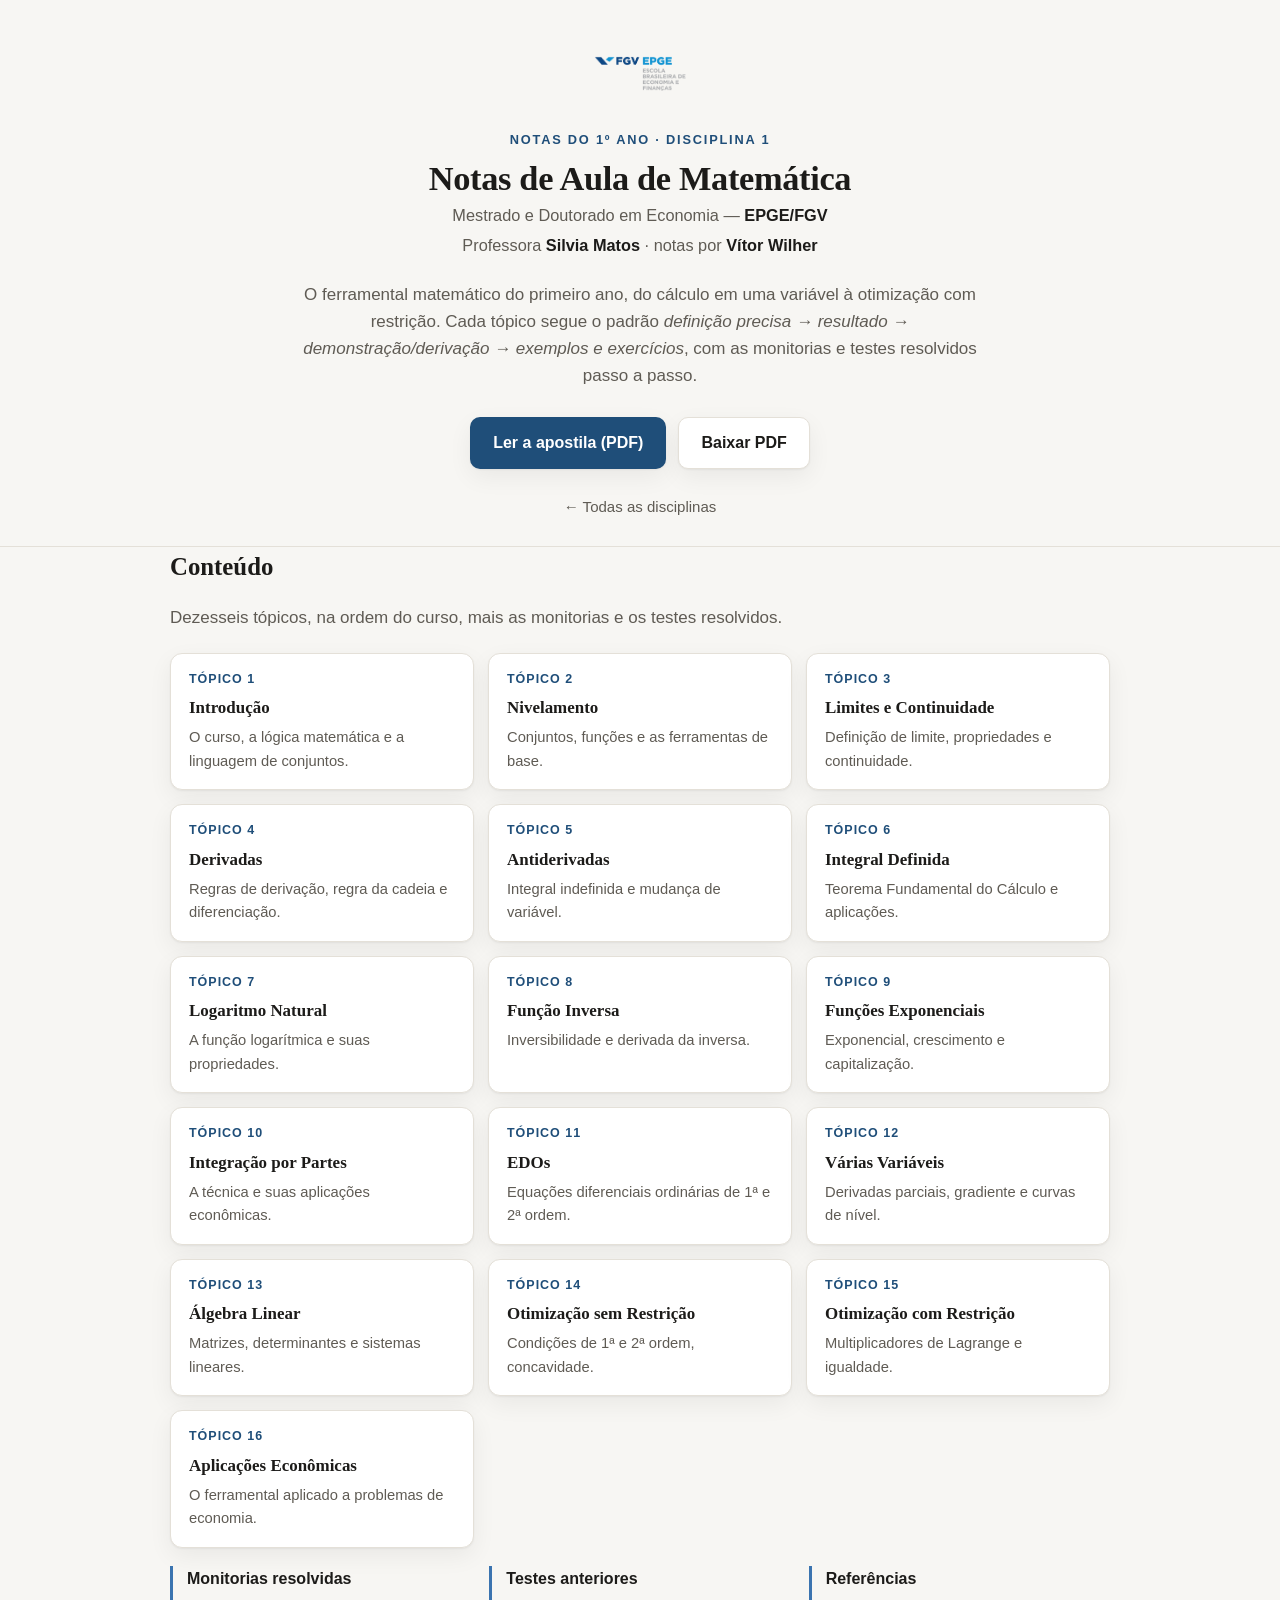
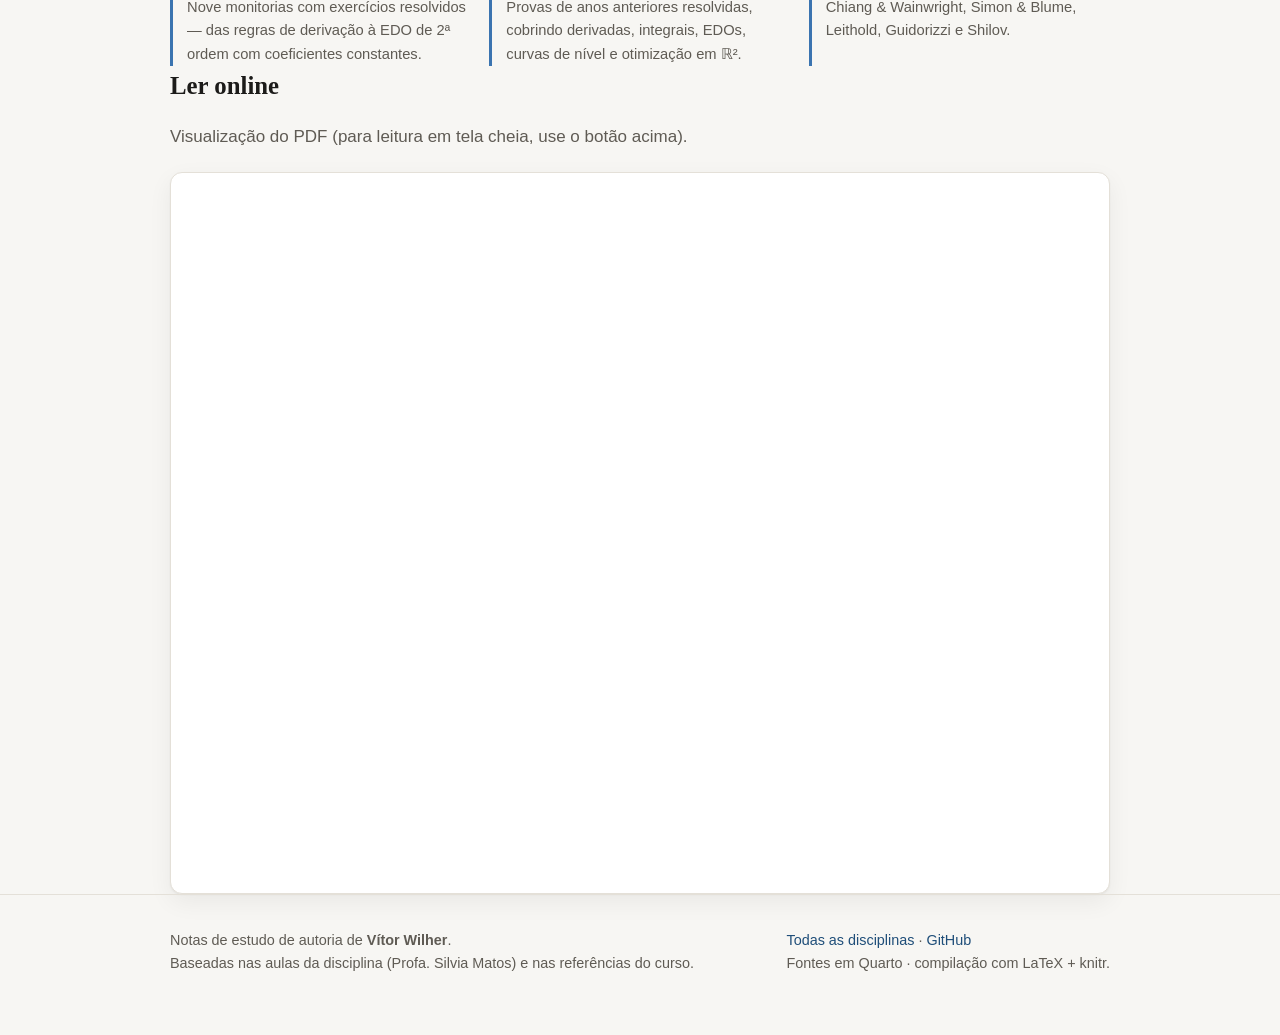
<file: docs/matematica/index.html>
<!doctype html>
<html lang="pt-BR">
<head>
<meta charset="utf-8">
<meta name="viewport" content="width=device-width, initial-scale=1">
<title>Notas de Matemática — Mestrado e Doutorado em Economia · EPGE/FGV</title>
<meta name="description" content="Notas de Aula de Matemática para o Mestrado e Doutorado em Economia (EPGE/FGV), Profa. Silvia Matos. Notas por Vítor Wilher, com laboratórios em R.">
<link rel="stylesheet" href="../assets/styles.css">
</head>
<body class="mat">
<header>
  <div class="wrap">
    <img class="logo" src="../assets/epge.png" alt="EPGE/FGV">
    <p class="eyebrow">Notas do 1º ano · Disciplina 1</p>
    <h1>Notas de Aula de Matemática</h1>
    <p class="sub">Mestrado e Doutorado em Economia — <strong>EPGE/FGV</strong></p>
    <p class="sub">Professora <strong>Silvia Matos</strong> · notas por <strong>Vítor Wilher</strong></p>
    <p class="lead">O ferramental matemático do primeiro ano, do cálculo em uma variável à otimização
      com restrição. Cada tópico segue o padrão <em>definição precisa → resultado → demonstração/derivação
      → exemplos e exercícios</em>, com as monitorias e testes resolvidos passo a passo.</p>
    <div class="cta">
      <a class="btn primary" href="apostila.pdf">Ler a apostila (PDF)</a>
      <a class="btn" href="apostila.pdf" download="Notas_Matematica_EPGE.pdf">Baixar PDF</a>
    </div>
    <a class="back" href="../">← Todas as disciplinas</a>
  </div>
</header>

<section class="wrap">
  <h2>Conteúdo</h2>
  <p class="muted">Dezesseis tópicos, na ordem do curso, mais as monitorias e os testes resolvidos.</p>
  <div class="grid">
    <div class="card"><div class="n">Tópico 1</div><h3>Introdução</h3><p>O curso, a lógica matemática e a linguagem de conjuntos.</p></div>
    <div class="card"><div class="n">Tópico 2</div><h3>Nivelamento</h3><p>Conjuntos, funções e as ferramentas de base.</p></div>
    <div class="card"><div class="n">Tópico 3</div><h3>Limites e Continuidade</h3><p>Definição de limite, propriedades e continuidade.</p></div>
    <div class="card"><div class="n">Tópico 4</div><h3>Derivadas</h3><p>Regras de derivação, regra da cadeia e diferenciação.</p></div>
    <div class="card"><div class="n">Tópico 5</div><h3>Antiderivadas</h3><p>Integral indefinida e mudança de variável.</p></div>
    <div class="card"><div class="n">Tópico 6</div><h3>Integral Definida</h3><p>Teorema Fundamental do Cálculo e aplicações.</p></div>
    <div class="card"><div class="n">Tópico 7</div><h3>Logaritmo Natural</h3><p>A função logarítmica e suas propriedades.</p></div>
    <div class="card"><div class="n">Tópico 8</div><h3>Função Inversa</h3><p>Inversibilidade e derivada da inversa.</p></div>
    <div class="card"><div class="n">Tópico 9</div><h3>Funções Exponenciais</h3><p>Exponencial, crescimento e capitalização.</p></div>
    <div class="card"><div class="n">Tópico 10</div><h3>Integração por Partes</h3><p>A técnica e suas aplicações econômicas.</p></div>
    <div class="card"><div class="n">Tópico 11</div><h3>EDOs</h3><p>Equações diferenciais ordinárias de 1ª e 2ª ordem.</p></div>
    <div class="card"><div class="n">Tópico 12</div><h3>Várias Variáveis</h3><p>Derivadas parciais, gradiente e curvas de nível.</p></div>
    <div class="card"><div class="n">Tópico 13</div><h3>Álgebra Linear</h3><p>Matrizes, determinantes e sistemas lineares.</p></div>
    <div class="card"><div class="n">Tópico 14</div><h3>Otimização sem Restrição</h3><p>Condições de 1ª e 2ª ordem, concavidade.</p></div>
    <div class="card"><div class="n">Tópico 15</div><h3>Otimização com Restrição</h3><p>Multiplicadores de Lagrange e igualdade.</p></div>
    <div class="card"><div class="n">Tópico 16</div><h3>Aplicações Econômicas</h3><p>O ferramental aplicado a problemas de economia.</p></div>
  </div>

  <div class="feat">
    <div><h4>Monitorias resolvidas</h4><p>Nove monitorias com exercícios resolvidos — das regras de derivação à EDO de 2ª ordem com coeficientes constantes.</p></div>
    <div><h4>Testes anteriores</h4><p>Provas de anos anteriores resolvidas, cobrindo derivadas, integrais, EDOs, curvas de nível e otimização em ℝ².</p></div>
    <div><h4>Referências</h4><p>Chiang &amp; Wainwright, Simon &amp; Blume, Leithold, Guidorizzi e Shilov.</p></div>
  </div>
</section>

<section class="wrap">
  <h2>Ler online</h2>
  <p class="muted">Visualização do PDF (para leitura em tela cheia, use o botão acima).</p>
  <div class="viewer">
    <object data="apostila.pdf" type="application/pdf">
      <iframe src="apostila.pdf" title="Apostila de Matemática"></iframe>
      <p class="fallback">Seu navegador não exibe PDFs embutidos. <a href="apostila.pdf">Abrir a apostila</a>.</p>
    </object>
  </div>
</section>

<footer>
  <div class="wrap row">
    <div>
      <div>Notas de estudo de autoria de <strong>Vítor Wilher</strong>.</div>
      <div class="muted">Baseadas nas aulas da disciplina (Profa. Silvia Matos) e nas referências do curso.</div>
    </div>
    <div>
      <div><a href="../">Todas as disciplinas</a> · <a href="https://github.com/vitorwilher">GitHub</a></div>
      <div class="muted">Fontes em Quarto · compilação com LaTeX + knitr.</div>
    </div>
  </div>
</footer>
</body>
</html>
</file>
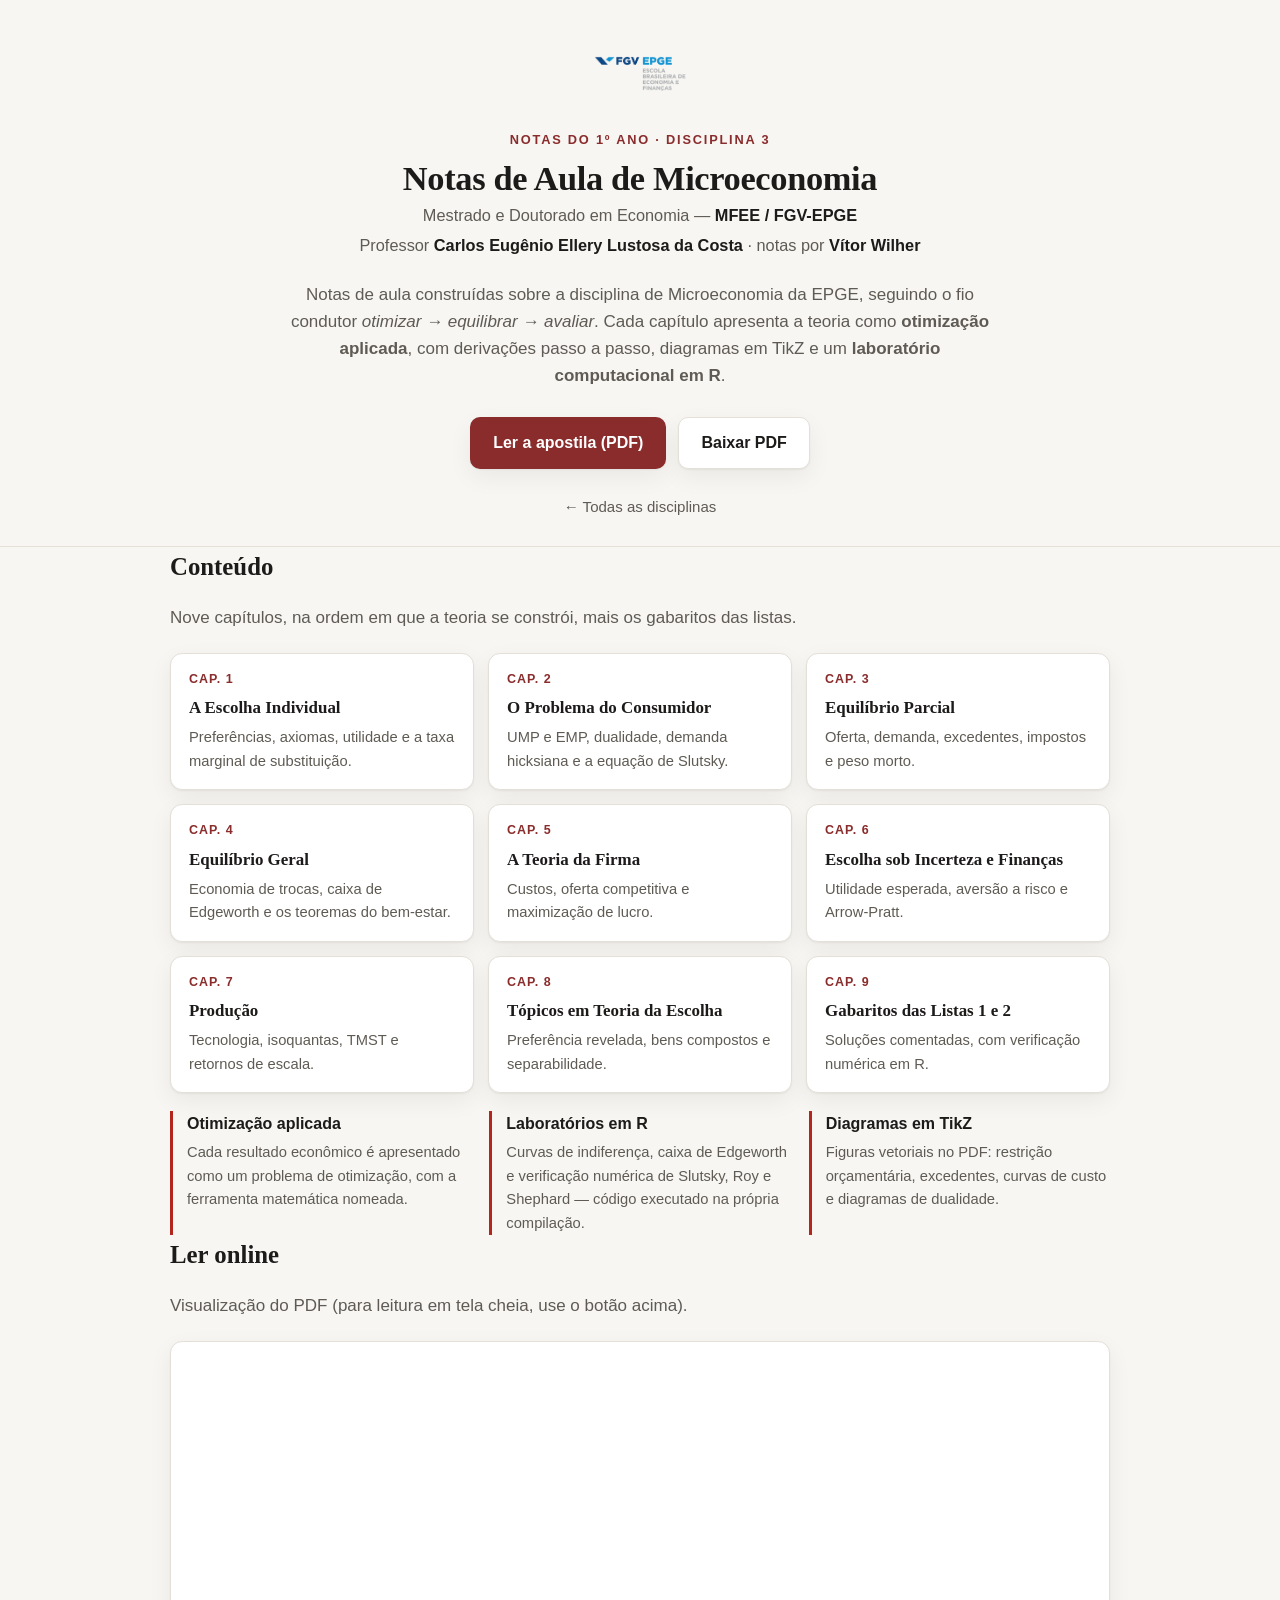
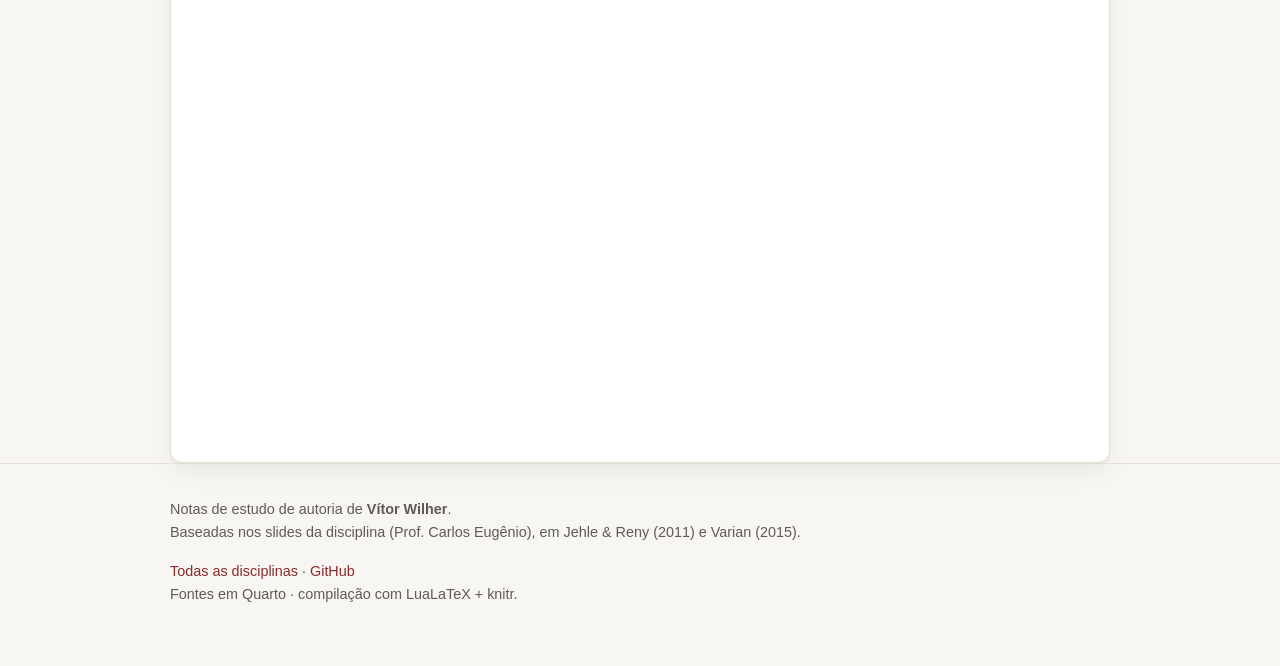
<file: docs/microeconomia/index.html>
<!doctype html>
<html lang="pt-BR">
<head>
<meta charset="utf-8">
<meta name="viewport" content="width=device-width, initial-scale=1">
<title>Notas de Microeconomia — Mestrado e Doutorado em Economia · MFEE/FGV-EPGE</title>
<meta name="description" content="Notas de Aula de Microeconomia para o Mestrado e Doutorado em Economia (MFEE/FGV-EPGE), Prof. Carlos Eugênio da Costa. Notas por Vítor Wilher, com laboratórios em R.">
<link rel="stylesheet" href="../assets/styles.css">
</head>
<body class="micro">
<header>
  <div class="wrap">
    <img class="logo" src="../assets/epge.png" alt="EPGE/FGV">
    <p class="eyebrow">Notas do 1º ano · Disciplina 3</p>
    <h1>Notas de Aula de Microeconomia</h1>
    <p class="sub">Mestrado e Doutorado em Economia — <strong>MFEE / FGV-EPGE</strong></p>
    <p class="sub">Professor <strong>Carlos Eugênio Ellery Lustosa da Costa</strong> · notas por <strong>Vítor Wilher</strong></p>
    <p class="lead">Notas de aula construídas sobre a disciplina de Microeconomia da EPGE, seguindo o fio condutor
      <em>otimizar → equilibrar → avaliar</em>. Cada capítulo apresenta a teoria como <strong>otimização aplicada</strong>,
      com derivações passo a passo, diagramas em TikZ e um <strong>laboratório computacional em R</strong>.</p>
    <div class="cta">
      <a class="btn primary" href="apostila.pdf">Ler a apostila (PDF)</a>
      <a class="btn" href="apostila.pdf" download="Notas_Microeconomia_MFEE.pdf">Baixar PDF</a>
    </div>
    <a class="back" href="../">← Todas as disciplinas</a>
  </div>
</header>

<section class="wrap">
  <h2>Conteúdo</h2>
  <p class="muted">Nove capítulos, na ordem em que a teoria se constrói, mais os gabaritos das listas.</p>
  <div class="grid">
    <div class="card"><div class="n">Cap. 1</div><h3>A Escolha Individual</h3><p>Preferências, axiomas, utilidade e a taxa marginal de substituição.</p></div>
    <div class="card"><div class="n">Cap. 2</div><h3>O Problema do Consumidor</h3><p>UMP e EMP, dualidade, demanda hicksiana e a equação de Slutsky.</p></div>
    <div class="card"><div class="n">Cap. 3</div><h3>Equilíbrio Parcial</h3><p>Oferta, demanda, excedentes, impostos e peso morto.</p></div>
    <div class="card"><div class="n">Cap. 4</div><h3>Equilíbrio Geral</h3><p>Economia de trocas, caixa de Edgeworth e os teoremas do bem-estar.</p></div>
    <div class="card"><div class="n">Cap. 5</div><h3>A Teoria da Firma</h3><p>Custos, oferta competitiva e maximização de lucro.</p></div>
    <div class="card"><div class="n">Cap. 6</div><h3>Escolha sob Incerteza e Finanças</h3><p>Utilidade esperada, aversão a risco e Arrow-Pratt.</p></div>
    <div class="card"><div class="n">Cap. 7</div><h3>Produção</h3><p>Tecnologia, isoquantas, TMST e retornos de escala.</p></div>
    <div class="card"><div class="n">Cap. 8</div><h3>Tópicos em Teoria da Escolha</h3><p>Preferência revelada, bens compostos e separabilidade.</p></div>
    <div class="card"><div class="n">Cap. 9</div><h3>Gabaritos das Listas 1 e 2</h3><p>Soluções comentadas, com verificação numérica em R.</p></div>
  </div>

  <div class="feat">
    <div><h4>Otimização aplicada</h4><p>Cada resultado econômico é apresentado como um problema de otimização, com a ferramenta matemática nomeada.</p></div>
    <div><h4>Laboratórios em R</h4><p>Curvas de indiferença, caixa de Edgeworth e verificação numérica de Slutsky, Roy e Shephard — código executado na própria compilação.</p></div>
    <div><h4>Diagramas em TikZ</h4><p>Figuras vetoriais no PDF: restrição orçamentária, excedentes, curvas de custo e diagramas de dualidade.</p></div>
  </div>
</section>

<section class="wrap">
  <h2>Ler online</h2>
  <p class="muted">Visualização do PDF (para leitura em tela cheia, use o botão acima).</p>
  <div class="viewer">
    <object data="apostila.pdf" type="application/pdf">
      <iframe src="apostila.pdf" title="Apostila de Microeconomia"></iframe>
      <p class="fallback">Seu navegador não exibe PDFs embutidos. <a href="apostila.pdf">Abrir a apostila</a>.</p>
    </object>
  </div>
</section>

<footer>
  <div class="wrap row">
    <div>
      <div>Notas de estudo de autoria de <strong>Vítor Wilher</strong>.</div>
      <div class="muted">Baseadas nos slides da disciplina (Prof. Carlos Eugênio), em Jehle &amp; Reny (2011) e Varian (2015).</div>
    </div>
    <div>
      <div><a href="../">Todas as disciplinas</a> · <a href="https://github.com/vitorwilher">GitHub</a></div>
      <div class="muted">Fontes em Quarto · compilação com LuaLaTeX + knitr.</div>
    </div>
  </div>
</footer>
</body>
</html>
</file>
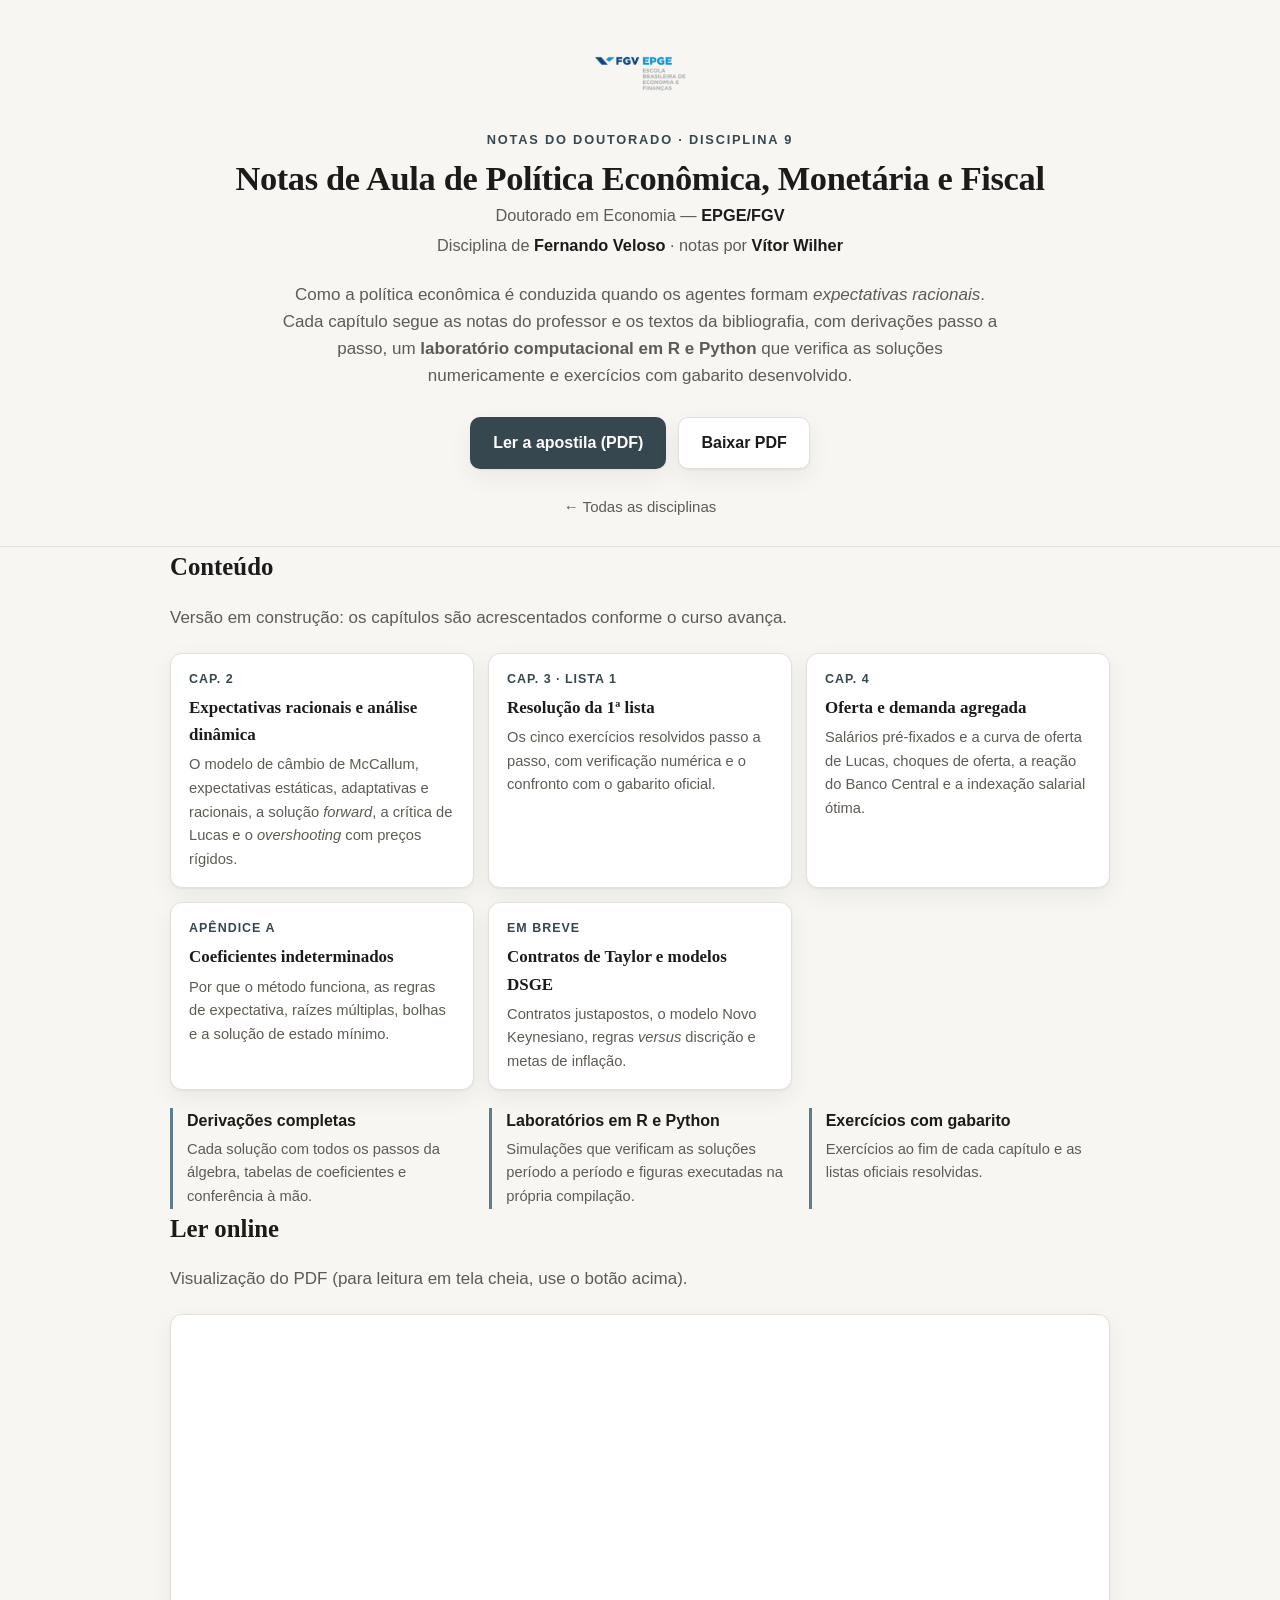
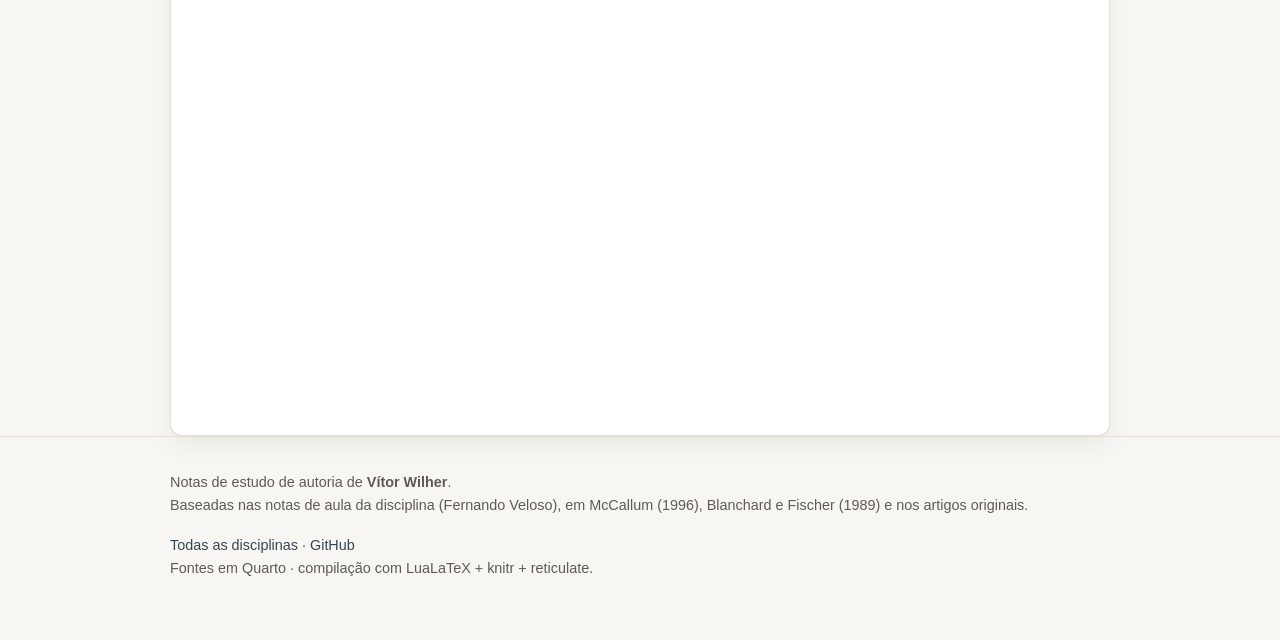
<file: docs/politica-economica/index.html>
<!doctype html>
<html lang="pt-BR">
<head>
<meta charset="utf-8">
<meta name="viewport" content="width=device-width, initial-scale=1">
<title>Notas de Política Econômica, Monetária e Fiscal — Doutorado em Economia · EPGE/FGV</title>
<meta name="description" content="Notas de Aula de Política Econômica, Monetária e Fiscal para o Doutorado em Economia (EPGE/FGV), disciplina de Fernando Veloso. Notas por Vítor Wilher, com laboratórios em R e Python.">
<link rel="stylesheet" href="../assets/styles.css">
</head>
<body class="pol">
<header>
  <div class="wrap">
    <img class="logo" src="../assets/epge.png" alt="EPGE/FGV">
    <p class="eyebrow">Notas do Doutorado · Disciplina 9</p>
    <h1>Notas de Aula de Política Econômica, Monetária e Fiscal</h1>
    <p class="sub">Doutorado em Economia — <strong>EPGE/FGV</strong></p>
    <p class="sub">Disciplina de <strong>Fernando Veloso</strong> · notas por <strong>Vítor Wilher</strong></p>
    <p class="lead">Como a política econômica é conduzida quando os agentes formam
      <em>expectativas racionais</em>. Cada capítulo segue as notas do professor e os textos da
      bibliografia, com derivações passo a passo, um <strong>laboratório computacional em R e
      Python</strong> que verifica as soluções numericamente e exercícios com gabarito desenvolvido.</p>
    <div class="cta">
      <a class="btn primary" href="apostila.pdf">Ler a apostila (PDF)</a>
      <a class="btn" href="apostila.pdf" download="Notas_Politica_Economica_EPGE.pdf">Baixar PDF</a>
    </div>
    <a class="back" href="../">← Todas as disciplinas</a>
  </div>
</header>

<section class="wrap">
  <h2>Conteúdo</h2>
  <p class="muted">Versão em construção: os capítulos são acrescentados conforme o curso avança.</p>
  <div class="grid">
    <div class="card"><div class="n">Cap. 2</div><h3>Expectativas racionais e análise dinâmica</h3><p>O modelo de câmbio de McCallum, expectativas estáticas, adaptativas e racionais, a solução <em>forward</em>, a crítica de Lucas e o <em>overshooting</em> com preços rígidos.</p></div>
    <div class="card"><div class="n">Cap. 3 · Lista 1</div><h3>Resolução da 1ª lista</h3><p>Os cinco exercícios resolvidos passo a passo, com verificação numérica e o confronto com o gabarito oficial.</p></div>
    <div class="card"><div class="n">Cap. 4</div><h3>Oferta e demanda agregada</h3><p>Salários pré-fixados e a curva de oferta de Lucas, choques de oferta, a reação do Banco Central e a indexação salarial ótima.</p></div>
    <div class="card"><div class="n">Apêndice A</div><h3>Coeficientes indeterminados</h3><p>Por que o método funciona, as regras de expectativa, raízes múltiplas, bolhas e a solução de estado mínimo.</p></div>
    <div class="card"><div class="n">Em breve</div><h3>Contratos de Taylor e modelos DSGE</h3><p>Contratos justapostos, o modelo Novo Keynesiano, regras <em>versus</em> discrição e metas de inflação.</p></div>
  </div>

  <div class="feat">
    <div><h4>Derivações completas</h4><p>Cada solução com todos os passos da álgebra, tabelas de coeficientes e conferência à mão.</p></div>
    <div><h4>Laboratórios em R e Python</h4><p>Simulações que verificam as soluções período a período e figuras executadas na própria compilação.</p></div>
    <div><h4>Exercícios com gabarito</h4><p>Exercícios ao fim de cada capítulo e as listas oficiais resolvidas.</p></div>
  </div>
</section>

<section class="wrap">
  <h2>Ler online</h2>
  <p class="muted">Visualização do PDF (para leitura em tela cheia, use o botão acima).</p>
  <div class="viewer">
    <object data="apostila.pdf" type="application/pdf">
      <iframe src="apostila.pdf" title="Apostila de Política Econômica, Monetária e Fiscal"></iframe>
      <p class="fallback">Seu navegador não exibe PDFs embutidos. <a href="apostila.pdf">Abrir a apostila</a>.</p>
    </object>
  </div>
</section>

<footer>
  <div class="wrap row">
    <div>
      <div>Notas de estudo de autoria de <strong>Vítor Wilher</strong>.</div>
      <div class="muted">Baseadas nas notas de aula da disciplina (Fernando Veloso), em McCallum (1996), Blanchard e Fischer (1989) e nos artigos originais.</div>
    </div>
    <div>
      <div><a href="../">Todas as disciplinas</a> · <a href="https://github.com/vitorwilher">GitHub</a></div>
      <div class="muted">Fontes em Quarto · compilação com LuaLaTeX + knitr + reticulate.</div>
    </div>
  </div>
</footer>
</body>
</html>
</file>
<file: docs/assets/styles.css>
/* ==========================================================================
   Notas do 1º ano — EPGE/FGV
   Folha de estilo compartilhada (hub + páginas de disciplina)
   Linguagem visual herdada das notas de Microeconomia (Vítor Wilher).
   ========================================================================== */

:root{
  --bg:#f7f6f3; --panel:#ffffff; --ink:#1c1b19; --muted:#5f5b54;
  --line:#e4e0d8; --accent:#1f4e79; --accent-2:#2e7d32;
  --shadow:0 1px 2px rgba(0,0,0,.05),0 8px 24px rgba(0,0,0,.06);
  --radius:12px;
}
@media (prefers-color-scheme: dark){
  :root{
    --bg:#14140f; --panel:#1d1d18; --ink:#ece9e2; --muted:#a49f95;
    --line:#302f28; --accent:#7cb0e0; --accent-2:#7ac47f;
    --shadow:0 1px 2px rgba(0,0,0,.4),0 8px 30px rgba(0,0,0,.5);
  }
}

/* Acentos por disciplina — aplicados via classe no <body> */
body.mat{ --accent:#1f4e79; --accent-2:#3b74b0; }        /* azul EPGE   */
body.macro{ --accent:#2e7d32; --accent-2:#57a55b; }      /* verde       */
body.micro{ --accent:#8a2c2c; --accent-2:#b3261e; }      /* bordô       */
body.est{ --accent:#5b3a8e; --accent-2:#7e57c2; }        /* violeta     */
body.econ{ --accent:#0f6b6b; --accent-2:#1a9090; }       /* teal        */
body.camb{ --accent:#a24d00; --accent-2:#e07b00; }       /* laranja     */
body.pol{ --accent:#37474f; --accent-2:#607d8b; }        /* cinza-azul  */
@media (prefers-color-scheme: dark){
  body.mat{ --accent:#7cb0e0; --accent-2:#9cc6ee; }
  body.macro{ --accent:#7ac47f; --accent-2:#a3d9a6; }
  body.micro{ --accent:#e08a8a; --accent-2:#eda6a6; }
  body.est{ --accent:#b39ddb; --accent-2:#cbbce8; }
  body.econ{ --accent:#6fc9c9; --accent-2:#96dcdc; }
  body.camb{ --accent:#f0a860; --accent-2:#f5c08a; }
  body.pol{ --accent:#a7bcc7; --accent-2:#c3d3db; }
}

*{box-sizing:border-box}
html{-webkit-text-size-adjust:100%; scroll-behavior:smooth}
body{
  margin:0; background:var(--bg); color:var(--ink);
  font-family:-apple-system,BlinkMacSystemFont,"Segoe UI",Roboto,Helvetica,Arial,sans-serif;
  line-height:1.6; font-size:17px;
}
.wrap{max-width:980px; margin:0 auto; padding:0 20px}
a{color:var(--accent); text-decoration:none}
a:hover{text-decoration:underline}

/* ---------- Cabeçalho ---------- */
header{padding:56px 0 26px; text-align:center; border-bottom:1px solid var(--line)}
header img.logo{width:92px; height:auto; opacity:.95; margin-bottom:18px}
h1{font-family:Georgia,"Times New Roman",serif; font-weight:700; font-size:2.15rem;
   line-height:1.18; margin:.2em 0 .12em; letter-spacing:-.01em}
.sub{color:var(--muted); font-size:1.02rem; margin:.25em 0}
.sub strong{color:var(--ink); font-weight:600}
.lead{max-width:720px; margin:22px auto 0; color:var(--muted)}
.eyebrow{font-size:.8rem; letter-spacing:.14em; text-transform:uppercase;
   color:var(--accent); font-weight:700; margin-bottom:6px}

/* ---------- Botões ---------- */
.cta{display:flex; gap:12px; justify-content:center; flex-wrap:wrap; margin:28px 0 4px}
.btn{display:inline-block; padding:12px 22px; border-radius:10px; font-weight:600;
   font-size:1rem; border:1px solid var(--line); background:var(--panel);
   color:var(--ink); box-shadow:var(--shadow); transition:filter .15s, transform .15s}
.btn:hover{text-decoration:none; transform:translateY(-1px)}
.btn.primary{background:var(--accent); color:#fff; border-color:transparent}
.btn.primary:hover{filter:brightness(1.06)}
.back{display:inline-block; margin:22px 0 0; color:var(--muted); font-size:.94rem}

/* ---------- Seções ---------- */
section{padding:44px 0}
h2{font-family:Georgia,"Times New Roman",serif; font-size:1.55rem; margin:0 0 6px}
.muted{color:var(--muted)}

/* ---------- Grade de disciplinas (hub) ---------- */
.disciplinas{display:grid; grid-template-columns:repeat(auto-fit,minmax(260px,1fr));
   gap:20px; margin-top:26px}
.disc{display:flex; flex-direction:column; background:var(--panel);
   border:1px solid var(--line); border-radius:var(--radius); padding:24px 22px;
   box-shadow:var(--shadow); transition:transform .15s, box-shadow .15s;
   border-top:4px solid var(--top,var(--accent))}
a.disc:hover{text-decoration:none; transform:translateY(-3px);
   box-shadow:0 2px 4px rgba(0,0,0,.06),0 14px 34px rgba(0,0,0,.12)}
.disc.mat{--top:#1f4e79} .disc.macro{--top:#2e7d32} .disc.micro{--top:#b3261e} .disc.est{--top:#7e57c2} .disc.econ{--top:#1a9090} .disc.camb{--top:#e07b00} .disc.pol{--top:#607d8b}
@media (prefers-color-scheme: dark){
  .disc.mat{--top:#7cb0e0} .disc.macro{--top:#7ac47f} .disc.micro{--top:#e08a8a} .disc.est{--top:#b39ddb} .disc.econ{--top:#6fc9c9} .disc.camb{--top:#f0a860}
}
.disc .n{font-size:.78rem; letter-spacing:.1em; text-transform:uppercase;
   color:var(--top); font-weight:700}
.disc h3{margin:.35em 0 .1em; font-size:1.32rem; font-family:Georgia,serif;
   font-weight:700; color:var(--ink)}
.disc .prof{color:var(--muted); font-size:.94rem; margin:.1em 0 .7em}
.disc p{margin:0 0 1em; font-size:.95rem; color:var(--muted); flex:1}
.disc .go{color:var(--top); font-weight:600; font-size:.95rem}

/* ---------- Grade de capítulos (páginas de disciplina) ---------- */
.grid{display:grid; grid-template-columns:repeat(auto-fill,minmax(230px,1fr));
   gap:14px; margin-top:22px}
.card{background:var(--panel); border:1px solid var(--line); border-radius:var(--radius);
   padding:16px 18px; box-shadow:var(--shadow)}
.card .n{font-size:.78rem; letter-spacing:.08em; text-transform:uppercase;
   color:var(--accent); font-weight:700}
.card h3{margin:.25em 0 .3em; font-size:1.06rem; font-family:Georgia,serif; font-weight:600}
.card p{margin:0; font-size:.92rem; color:var(--muted)}

/* ---------- Destaques (método) ---------- */
.feat{display:grid; grid-template-columns:repeat(auto-fit,minmax(220px,1fr));
   gap:18px; margin-top:18px}
.feat div{border-left:3px solid var(--accent-2); padding-left:14px}
.feat h4{margin:0 0 4px; font-size:1rem}
.feat p{margin:0; font-size:.92rem; color:var(--muted)}

/* ---------- Visualizador de PDF ---------- */
.viewer{margin-top:22px; border:1px solid var(--line); border-radius:var(--radius);
   overflow:hidden; box-shadow:var(--shadow); background:var(--panel)}
.viewer object,.viewer iframe{display:block; width:100%; height:80vh; border:0}
.viewer .fallback{padding:22px; text-align:center; color:var(--muted)}

/* ---------- Rodapé ---------- */
footer{border-top:1px solid var(--line); padding:34px 0 60px; color:var(--muted); font-size:.9rem}
footer .row{display:flex; justify-content:space-between; gap:16px; flex-wrap:wrap}
code{background:var(--line); padding:1px 6px; border-radius:5px; font-size:.86em}

@media (max-width:560px){
  header{padding:40px 0 18px} h1{font-size:1.72rem}
  .viewer object,.viewer iframe{height:70vh}
}

/* card de capitulos ainda por escrever (disciplina em andamento) */
.card.em-curso{border-style:dashed; opacity:.78}
.card.em-curso .n{font-style:italic}
</file>
